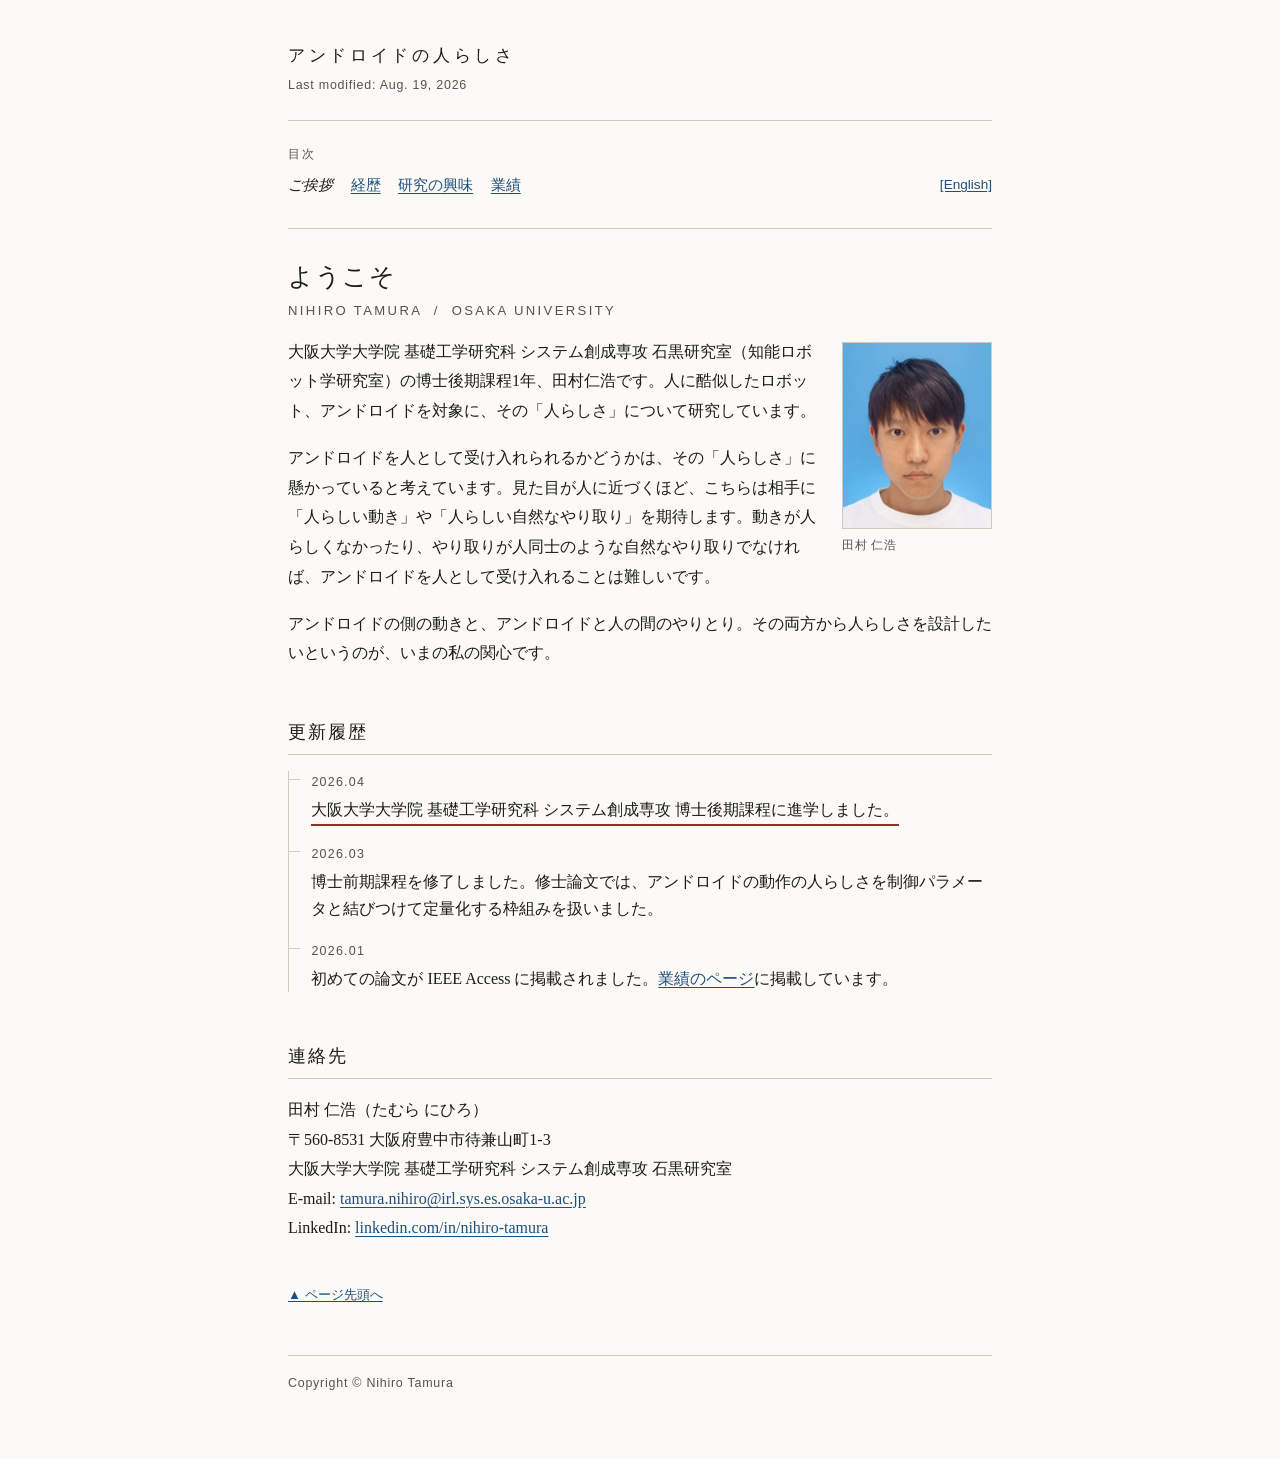
<file: index.html>
<!DOCTYPE html>
<html lang="ja">
<head>
<meta charset="utf-8">
<meta name="viewport" content="width=device-width, initial-scale=1">
<meta name="author" content="田村 仁浩">
<meta name="description" content="大阪大学大学院基礎工学研究科 石黒研究室 博士後期課程 田村仁浩のページ。アンドロイドの人らしい動きと自然なやり取りの研究。">
<meta name="keywords" content="アンドロイド, ヒューマンロボットインタラクション, 人らしさ, ロボティクス, 大阪大学, 石黒研究室">
<title>アンドロイドの人らしさ : ご挨拶 — 田村 仁浩</title>
<link rel="stylesheet" href="style.css">
</head>
<body id="top">
<div class="wrap">

<header>
  <p class="sitetitle"><a href="index.html">アンドロイドの人らしさ</a></p>
  <p class="modified">Last modified: Aug. 19, 2026</p>
</header>

<hr>

<nav>
  <span class="navlabel">目次</span>
  <ul>
    <li><span class="here">ご挨拶</span></li>
    <li><a href="cv.html">経歴</a></li>
    <li><a href="interest.html">研究の興味</a></li>
    <li><a href="papers.html">業績</a></li>
    <li class="lang"><a href="index_en.html">[English]</a></li>
  </ul>
</nav>

<hr>

<h1>ようこそ<span class="romaji">NIHIRO TAMURA &nbsp;/&nbsp; OSAKA UNIVERSITY</span></h1>

<figure class="portrait">
  <img src="img/photo.jpg" alt="田村仁浩の写真">
  <figcaption>田村 仁浩</figcaption>
</figure>

<p>大阪大学大学院 基礎工学研究科 システム創成専攻 石黒研究室（知能ロボット学研究室）の博士後期課程1年、田村仁浩です。人に酷似したロボット、アンドロイドを対象に、その「人らしさ」について研究しています。</p>

<p>アンドロイドを人として受け入れられるかどうかは、その「人らしさ」に懸かっていると考えています。見た目が人に近づくほど、こちらは相手に「人らしい動き」や「人らしい自然なやり取り」を期待します。動きが人らしくなかったり、やり取りが人同士のような自然なやり取りでなければ、アンドロイドを人として受け入れることは難しいです。</p>

<p>アンドロイドの側の動きと、アンドロイドと人の間のやりとり。その両方から人らしさを設計したいというのが、いまの私の関心です。</p>

<h2>更新履歴</h2>

<dl class="record">
  <dt>2026.04</dt>
  <dd class="now">大阪大学大学院 基礎工学研究科 システム創成専攻 博士後期課程に進学しました。</dd>

  <dt>2026.03</dt>
  <dd>博士前期課程を修了しました。修士論文では、アンドロイドの動作の人らしさを制御パラメータと結びつけて定量化する枠組みを扱いました。</dd>

  <dt>2026.01</dt>
  <dd>初めての論文が <span class="venue">IEEE Access</span> に掲載されました。<a href="papers.html">業績のページ</a>に掲載しています。</dd>
</dl>

<h2>連絡先</h2>

<p>
田村 仁浩（たむら にひろ）<br>
〒560-8531 大阪府豊中市待兼山町1-3<br>
大阪大学大学院 基礎工学研究科 システム創成専攻 石黒研究室<br>
E-mail: <a href="mailto:tamura.nihiro@irl.sys.es.osaka-u.ac.jp">tamura.nihiro@irl.sys.es.osaka-u.ac.jp</a><br>
LinkedIn: <a href="https://www.linkedin.com/in/nihiro-tamura">linkedin.com/in/nihiro-tamura</a>
</p>

<p class="pagetop"><a href="#top">&#9650; ページ先頭へ</a></p>

<footer>
  Copyright &copy; Nihiro Tamura
</footer>

</div>
</body>
</html>
</file>
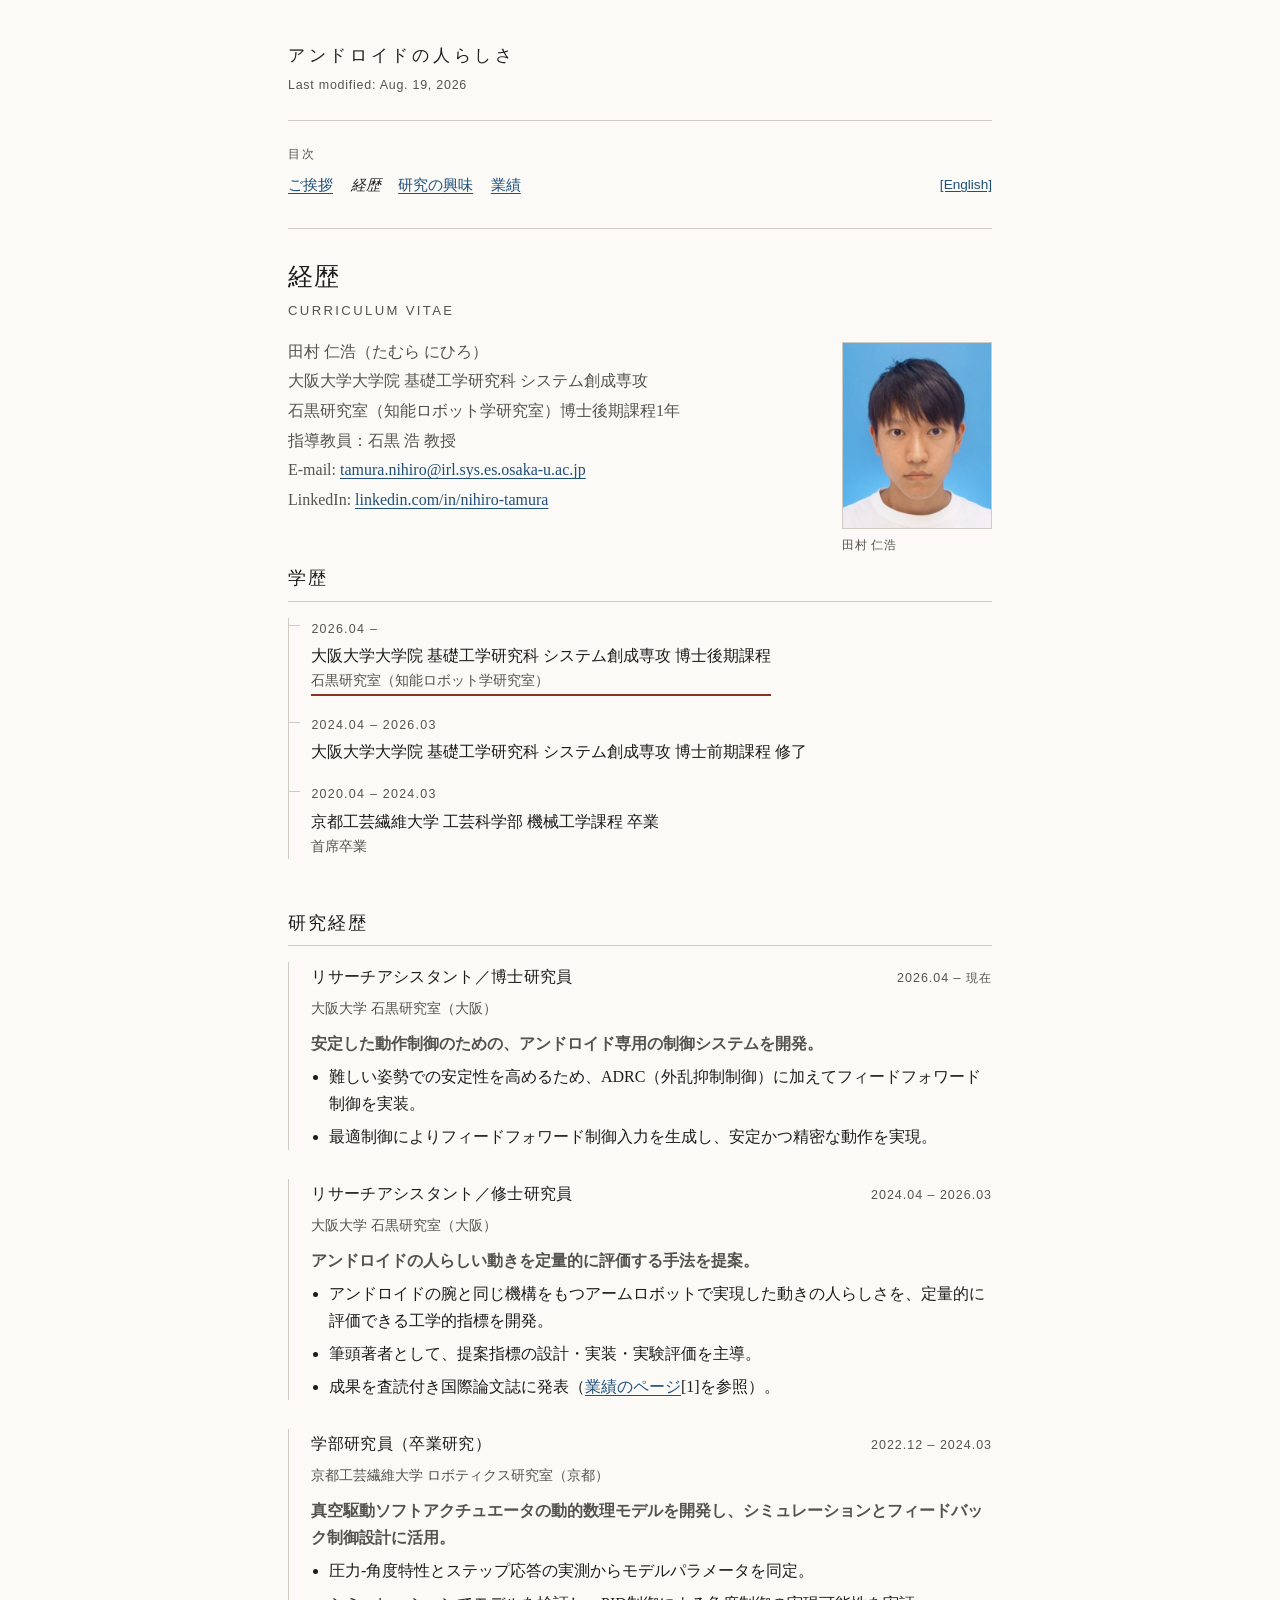
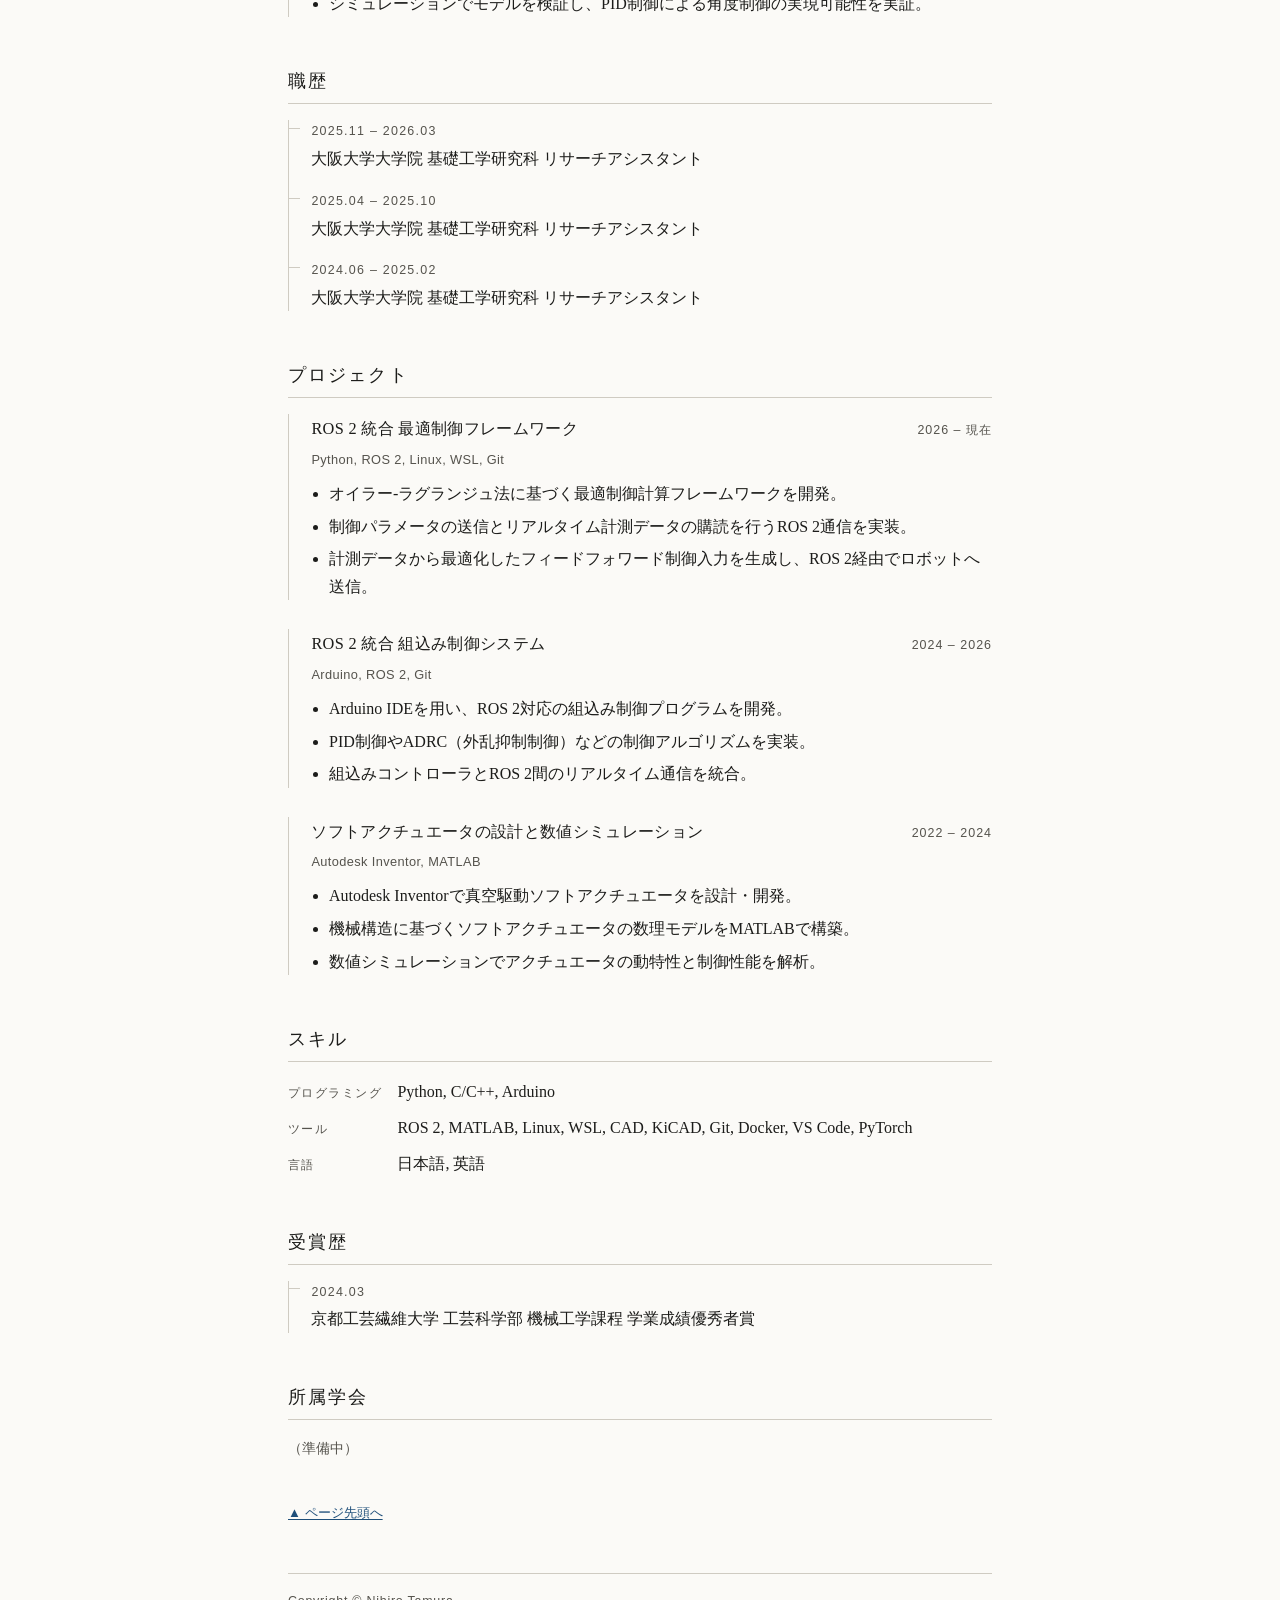
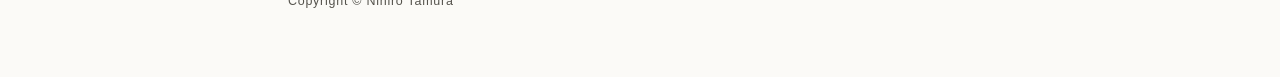
<file: cv.html>
<!DOCTYPE html>
<html lang="ja">
<head>
<meta charset="utf-8">
<meta name="viewport" content="width=device-width, initial-scale=1">
<meta name="author" content="田村 仁浩">
<meta name="description" content="田村仁浩の学歴、職歴、受賞歴、所属学会。">
<meta name="keywords" content="田村仁浩, 履歴, 大阪大学, 石黒研究室, 京都工芸繊維大学">
<title>アンドロイドの人らしさ : 経歴 — 田村 仁浩</title>
<link rel="stylesheet" href="style.css">
</head>
<body id="top">
<div class="wrap">

<header>
  <p class="sitetitle"><a href="index.html">アンドロイドの人らしさ</a></p>
  <p class="modified">Last modified: Aug. 19, 2026</p>
</header>

<hr>

<nav>
  <span class="navlabel">目次</span>
  <ul>
    <li><a href="index.html">ご挨拶</a></li>
    <li><span class="here">経歴</span></li>
    <li><a href="interest.html">研究の興味</a></li>
    <li><a href="papers.html">業績</a></li>
    <li class="lang"><a href="cv_en.html">[English]</a></li>
  </ul>
</nav>

<hr>

<h1>経歴<span class="romaji">CURRICULUM VITAE</span></h1>

<figure class="portrait">
  <img src="img/photo.jpg" alt="田村仁浩の写真">
  <figcaption>田村 仁浩</figcaption>
</figure>

<p class="lead">
田村 仁浩（たむら にひろ）<br>
大阪大学大学院 基礎工学研究科 システム創成専攻<br>
石黒研究室（知能ロボット学研究室）博士後期課程1年<br>
指導教員：石黒 浩 教授<br>
E-mail: <a href="mailto:tamura.nihiro@irl.sys.es.osaka-u.ac.jp">tamura.nihiro@irl.sys.es.osaka-u.ac.jp</a><br>
LinkedIn: <a href="https://www.linkedin.com/in/nihiro-tamura">linkedin.com/in/nihiro-tamura</a>
</p>

<h2>学歴</h2>

<dl class="record">
  <dt>2026.04 &ndash;</dt>
  <dd class="now">大阪大学大学院 基礎工学研究科 システム創成専攻 博士後期課程<span class="sub">石黒研究室（知能ロボット学研究室）</span></dd>

  <dt>2024.04 &ndash; 2026.03</dt>
  <dd>大阪大学大学院 基礎工学研究科 システム創成専攻 博士前期課程 修了</dd>

  <dt>2020.04 &ndash; 2024.03</dt>
  <dd>京都工芸繊維大学 工芸科学部 機械工学課程 卒業<span class="sub">首席卒業</span></dd>
</dl>

<h2>研究経歴</h2>

<div class="entry">
  <div class="entry-head">
    <span class="entry-role">リサーチアシスタント／博士研究員</span>
    <span class="entry-date">2026.04 &ndash; 現在</span>
  </div>
  <div class="entry-org">大阪大学 石黒研究室（大阪）</div>
  <ul class="entry-list">
    <li class="lead"><strong>安定した動作制御のための、アンドロイド専用の制御システムを開発。</strong></li>
    <li>難しい姿勢での安定性を高めるため、ADRC（外乱抑制制御）に加えてフィードフォワード制御を実装。</li>
    <li>最適制御によりフィードフォワード制御入力を生成し、安定かつ精密な動作を実現。</li>
  </ul>
</div>

<div class="entry">
  <div class="entry-head">
    <span class="entry-role">リサーチアシスタント／修士研究員</span>
    <span class="entry-date">2024.04 &ndash; 2026.03</span>
  </div>
  <div class="entry-org">大阪大学 石黒研究室（大阪）</div>
  <ul class="entry-list">
    <li class="lead"><strong>アンドロイドの人らしい動きを定量的に評価する手法を提案。</strong></li>
    <li>アンドロイドの腕と同じ機構をもつアームロボットで実現した動きの人らしさを、定量的に評価できる工学的指標を開発。</li>
    <li>筆頭著者として、提案指標の設計・実装・実験評価を主導。</li>
    <li>成果を査読付き国際論文誌に発表（<a href="papers.html">業績のページ</a>[1]を参照）。</li>
  </ul>
</div>

<div class="entry">
  <div class="entry-head">
    <span class="entry-role">学部研究員（卒業研究）</span>
    <span class="entry-date">2022.12 &ndash; 2024.03</span>
  </div>
  <div class="entry-org">京都工芸繊維大学 ロボティクス研究室（京都）</div>
  <ul class="entry-list">
    <li class="lead"><strong>真空駆動ソフトアクチュエータの動的数理モデルを開発し、シミュレーションとフィードバック制御設計に活用。</strong></li>
    <li>圧力‑角度特性とステップ応答の実測からモデルパラメータを同定。</li>
    <li>シミュレーションでモデルを検証し、PID制御による角度制御の実現可能性を実証。</li>
  </ul>
</div>

<h2>職歴</h2>

<dl class="record">
  <dt>2025.11 &ndash; 2026.03</dt>
  <dd>大阪大学大学院 基礎工学研究科 リサーチアシスタント</dd>

  <dt>2025.04 &ndash; 2025.10</dt>
  <dd>大阪大学大学院 基礎工学研究科 リサーチアシスタント</dd>

  <dt>2024.06 &ndash; 2025.02</dt>
  <dd>大阪大学大学院 基礎工学研究科 リサーチアシスタント</dd>
</dl>

<h2>プロジェクト</h2>

<div class="entry">
  <div class="entry-head">
    <span class="entry-role">ROS 2 統合 最適制御フレームワーク</span>
    <span class="entry-date">2026 &ndash; 現在</span>
  </div>
  <div class="entry-tech">Python, ROS 2, Linux, WSL, Git</div>
  <ul class="entry-list">
    <li>オイラー‑ラグランジュ法に基づく最適制御計算フレームワークを開発。</li>
    <li>制御パラメータの送信とリアルタイム計測データの購読を行うROS 2通信を実装。</li>
    <li>計測データから最適化したフィードフォワード制御入力を生成し、ROS 2経由でロボットへ送信。</li>
  </ul>
</div>

<div class="entry">
  <div class="entry-head">
    <span class="entry-role">ROS 2 統合 組込み制御システム</span>
    <span class="entry-date">2024 &ndash; 2026</span>
  </div>
  <div class="entry-tech">Arduino, ROS 2, Git</div>
  <ul class="entry-list">
    <li>Arduino IDEを用い、ROS 2対応の組込み制御プログラムを開発。</li>
    <li>PID制御やADRC（外乱抑制制御）などの制御アルゴリズムを実装。</li>
    <li>組込みコントローラとROS 2間のリアルタイム通信を統合。</li>
  </ul>
</div>

<div class="entry">
  <div class="entry-head">
    <span class="entry-role">ソフトアクチュエータの設計と数値シミュレーション</span>
    <span class="entry-date">2022 &ndash; 2024</span>
  </div>
  <div class="entry-tech">Autodesk Inventor, MATLAB</div>
  <ul class="entry-list">
    <li>Autodesk Inventorで真空駆動ソフトアクチュエータを設計・開発。</li>
    <li>機械構造に基づくソフトアクチュエータの数理モデルをMATLABで構築。</li>
    <li>数値シミュレーションでアクチュエータの動特性と制御性能を解析。</li>
  </ul>
</div>

<h2>スキル</h2>

<ul class="skills">
  <li><span class="k">プログラミング</span>Python, C/C++, Arduino</li>
  <li><span class="k">ツール</span>ROS 2, MATLAB, Linux, WSL, CAD, KiCAD, Git, Docker, VS Code, PyTorch</li>
  <li><span class="k">言語</span>日本語, 英語</li>
</ul>

<h2>受賞歴</h2>

<dl class="record">
  <dt>2024.03</dt>
  <dd>京都工芸繊維大学 工芸科学部 機械工学課程 学業成績優秀者賞</dd>
</dl>

<h2>所属学会</h2>

<p class="note">（準備中）</p>

<p class="pagetop"><a href="#top">&#9650; ページ先頭へ</a></p>

<footer>
  Copyright &copy; Nihiro Tamura
</footer>

</div>
</body>
</html>
</file>
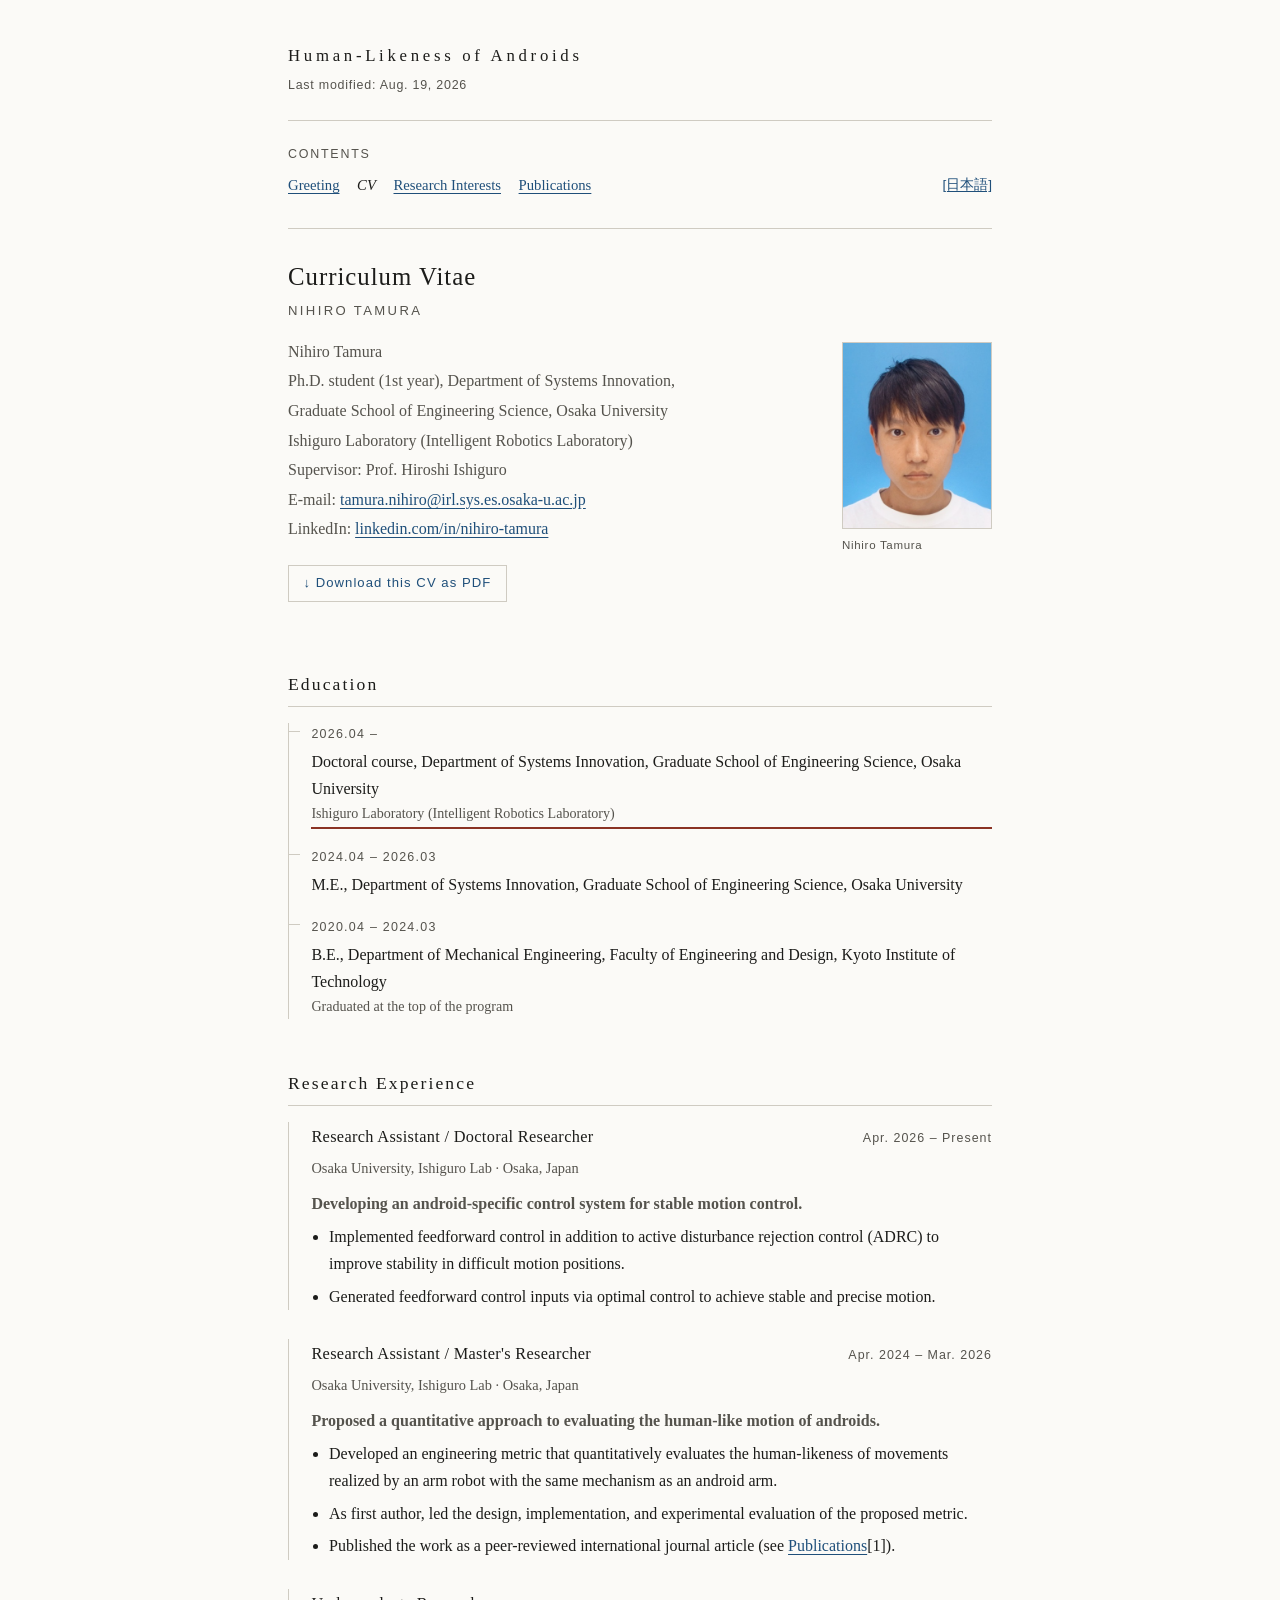
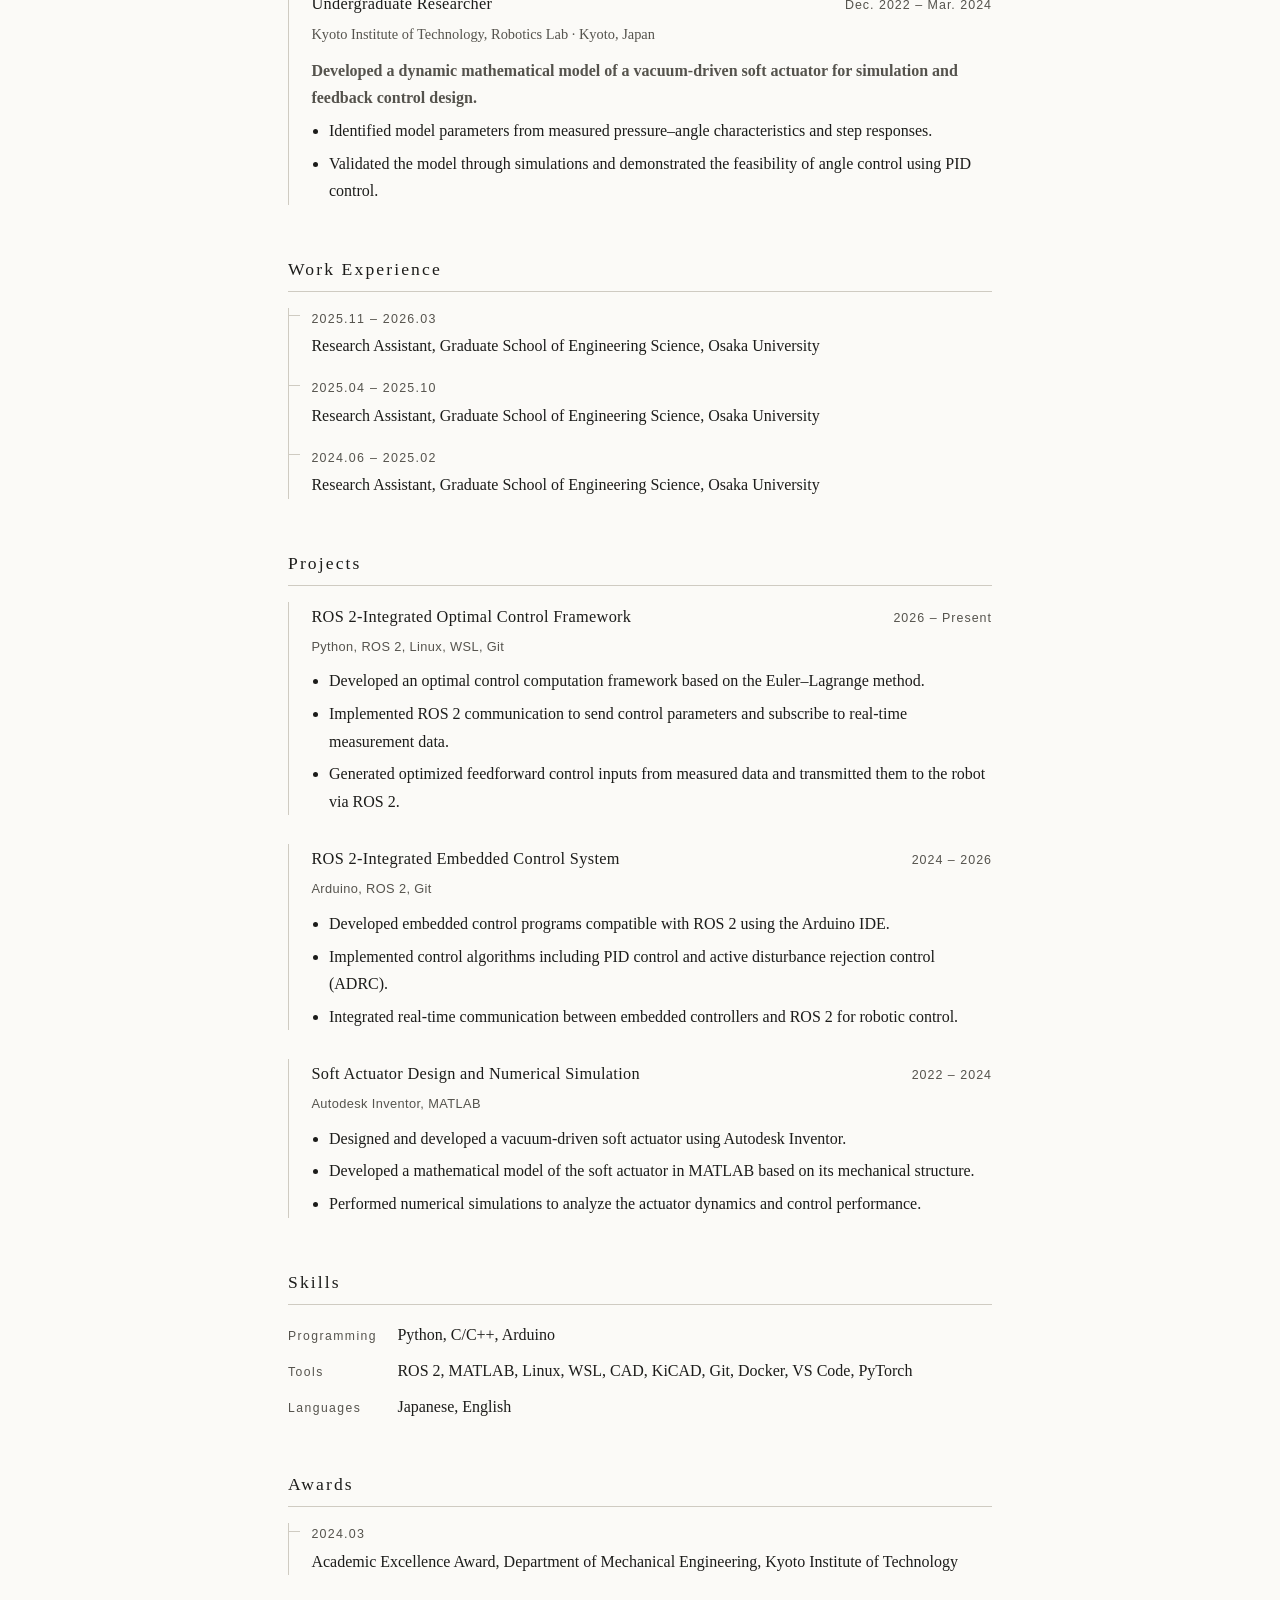
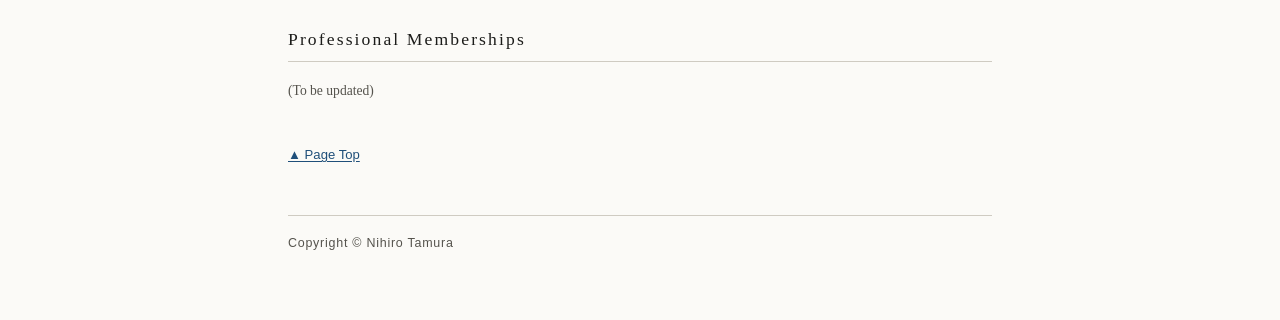
<file: cv_en.html>
<!DOCTYPE html>
<html lang="en">
<head>
<meta charset="utf-8">
<meta name="viewport" content="width=device-width, initial-scale=1">
<meta name="author" content="Nihiro Tamura">
<meta name="description" content="Education, work experience and awards of Nihiro Tamura.">
<meta name="keywords" content="Nihiro Tamura, CV, Osaka University, Ishiguro Laboratory, Kyoto Institute of Technology">
<title>Human-Likeness of Androids : CV &mdash; Nihiro Tamura</title>
<link rel="stylesheet" href="style.css">
</head>
<body id="top">
<div class="wrap">

<header>
  <p class="sitetitle"><a href="index_en.html">Human-Likeness of Androids</a></p>
  <p class="modified">Last modified: Aug. 19, 2026</p>
</header>

<hr>

<nav>
  <span class="navlabel">CONTENTS</span>
  <ul>
    <li><a href="index_en.html">Greeting</a></li>
    <li><span class="here">CV</span></li>
    <li><a href="interest_en.html">Research Interests</a></li>
    <li><a href="papers_en.html">Publications</a></li>
    <li class="lang"><a href="cv.html">[日本語]</a></li>
  </ul>
</nav>

<hr>

<h1>Curriculum Vitae<span class="romaji">NIHIRO TAMURA</span></h1>

<figure class="portrait">
  <img src="img/photo.jpg" alt="Photo of Nihiro Tamura">
  <figcaption>Nihiro Tamura</figcaption>
</figure>

<p class="lead">
Nihiro Tamura<br>
Ph.D. student (1st year), Department of Systems Innovation,<br>
Graduate School of Engineering Science, Osaka University<br>
Ishiguro Laboratory (Intelligent Robotics Laboratory)<br>
Supervisor: Prof. Hiroshi Ishiguro<br>
E-mail: <a href="mailto:tamura.nihiro@irl.sys.es.osaka-u.ac.jp">tamura.nihiro@irl.sys.es.osaka-u.ac.jp</a><br>
LinkedIn: <a href="https://www.linkedin.com/in/nihiro-tamura">linkedin.com/in/nihiro-tamura</a>
</p>

<p><a class="download" href="cv_tamura.pdf">&#8595;&nbsp;Download this CV as PDF</a></p>

<h2>Education</h2>

<dl class="record">
  <dt>2026.04 &ndash;</dt>
  <dd class="now">Doctoral course, Department of Systems Innovation, Graduate School of Engineering Science, Osaka University<span class="sub">Ishiguro Laboratory (Intelligent Robotics Laboratory)</span></dd>

  <dt>2024.04 &ndash; 2026.03</dt>
  <dd>M.E., Department of Systems Innovation, Graduate School of Engineering Science, Osaka University</dd>

  <dt>2020.04 &ndash; 2024.03</dt>
  <dd>B.E., Department of Mechanical Engineering, Faculty of Engineering and Design, Kyoto Institute of Technology<span class="sub">Graduated at the top of the program</span></dd>
</dl>

<h2>Research Experience</h2>

<div class="entry">
  <div class="entry-head">
    <span class="entry-role">Research Assistant / Doctoral Researcher</span>
    <span class="entry-date">Apr. 2026 &ndash; Present</span>
  </div>
  <div class="entry-org">Osaka University, Ishiguro Lab &middot; Osaka, Japan</div>
  <ul class="entry-list">
    <li class="lead"><strong>Developing an android-specific control system for stable motion control.</strong></li>
    <li>Implemented feedforward control in addition to active disturbance rejection control (ADRC) to improve stability in difficult motion positions.</li>
    <li>Generated feedforward control inputs via optimal control to achieve stable and precise motion.</li>
  </ul>
</div>

<div class="entry">
  <div class="entry-head">
    <span class="entry-role">Research Assistant / Master's Researcher</span>
    <span class="entry-date">Apr. 2024 &ndash; Mar. 2026</span>
  </div>
  <div class="entry-org">Osaka University, Ishiguro Lab &middot; Osaka, Japan</div>
  <ul class="entry-list">
    <li class="lead"><strong>Proposed a quantitative approach to evaluating the human-like motion of androids.</strong></li>
    <li>Developed an engineering metric that quantitatively evaluates the human-likeness of movements realized by an arm robot with the same mechanism as an android arm.</li>
    <li>As first author, led the design, implementation, and experimental evaluation of the proposed metric.</li>
    <li>Published the work as a peer-reviewed international journal article (see <a href="papers_en.html">Publications</a>[1]).</li>
  </ul>
</div>

<div class="entry">
  <div class="entry-head">
    <span class="entry-role">Undergraduate Researcher</span>
    <span class="entry-date">Dec. 2022 &ndash; Mar. 2024</span>
  </div>
  <div class="entry-org">Kyoto Institute of Technology, Robotics Lab &middot; Kyoto, Japan</div>
  <ul class="entry-list">
    <li class="lead"><strong>Developed a dynamic mathematical model of a vacuum-driven soft actuator for simulation and feedback control design.</strong></li>
    <li>Identified model parameters from measured pressure&ndash;angle characteristics and step responses.</li>
    <li>Validated the model through simulations and demonstrated the feasibility of angle control using PID control.</li>
  </ul>
</div>

<h2>Work Experience</h2>

<dl class="record">
  <dt>2025.11 &ndash; 2026.03</dt>
  <dd>Research Assistant, Graduate School of Engineering Science, Osaka University</dd>

  <dt>2025.04 &ndash; 2025.10</dt>
  <dd>Research Assistant, Graduate School of Engineering Science, Osaka University</dd>

  <dt>2024.06 &ndash; 2025.02</dt>
  <dd>Research Assistant, Graduate School of Engineering Science, Osaka University</dd>
</dl>

<h2>Projects</h2>

<div class="entry">
  <div class="entry-head">
    <span class="entry-role">ROS 2-Integrated Optimal Control Framework</span>
    <span class="entry-date">2026 &ndash; Present</span>
  </div>
  <div class="entry-tech">Python, ROS 2, Linux, WSL, Git</div>
  <ul class="entry-list">
    <li>Developed an optimal control computation framework based on the Euler&ndash;Lagrange method.</li>
    <li>Implemented ROS 2 communication to send control parameters and subscribe to real-time measurement data.</li>
    <li>Generated optimized feedforward control inputs from measured data and transmitted them to the robot via ROS 2.</li>
  </ul>
</div>

<div class="entry">
  <div class="entry-head">
    <span class="entry-role">ROS 2-Integrated Embedded Control System</span>
    <span class="entry-date">2024 &ndash; 2026</span>
  </div>
  <div class="entry-tech">Arduino, ROS 2, Git</div>
  <ul class="entry-list">
    <li>Developed embedded control programs compatible with ROS 2 using the Arduino IDE.</li>
    <li>Implemented control algorithms including PID control and active disturbance rejection control (ADRC).</li>
    <li>Integrated real-time communication between embedded controllers and ROS 2 for robotic control.</li>
  </ul>
</div>

<div class="entry">
  <div class="entry-head">
    <span class="entry-role">Soft Actuator Design and Numerical Simulation</span>
    <span class="entry-date">2022 &ndash; 2024</span>
  </div>
  <div class="entry-tech">Autodesk Inventor, MATLAB</div>
  <ul class="entry-list">
    <li>Designed and developed a vacuum-driven soft actuator using Autodesk Inventor.</li>
    <li>Developed a mathematical model of the soft actuator in MATLAB based on its mechanical structure.</li>
    <li>Performed numerical simulations to analyze the actuator dynamics and control performance.</li>
  </ul>
</div>

<h2>Skills</h2>

<ul class="skills">
  <li><span class="k">Programming</span>Python, C/C++, Arduino</li>
  <li><span class="k">Tools</span>ROS 2, MATLAB, Linux, WSL, CAD, KiCAD, Git, Docker, VS Code, PyTorch</li>
  <li><span class="k">Languages</span>Japanese, English</li>
</ul>

<h2>Awards</h2>

<dl class="record">
  <dt>2024.03</dt>
  <dd>Academic Excellence Award, Department of Mechanical Engineering, Kyoto Institute of Technology</dd>
</dl>

<h2>Professional Memberships</h2>

<p class="note">(To be updated)</p>

<p class="pagetop"><a href="#top">&#9650; Page Top</a></p>

<footer>
  Copyright &copy; Nihiro Tamura
</footer>

</div>
</body>
</html>
</file>
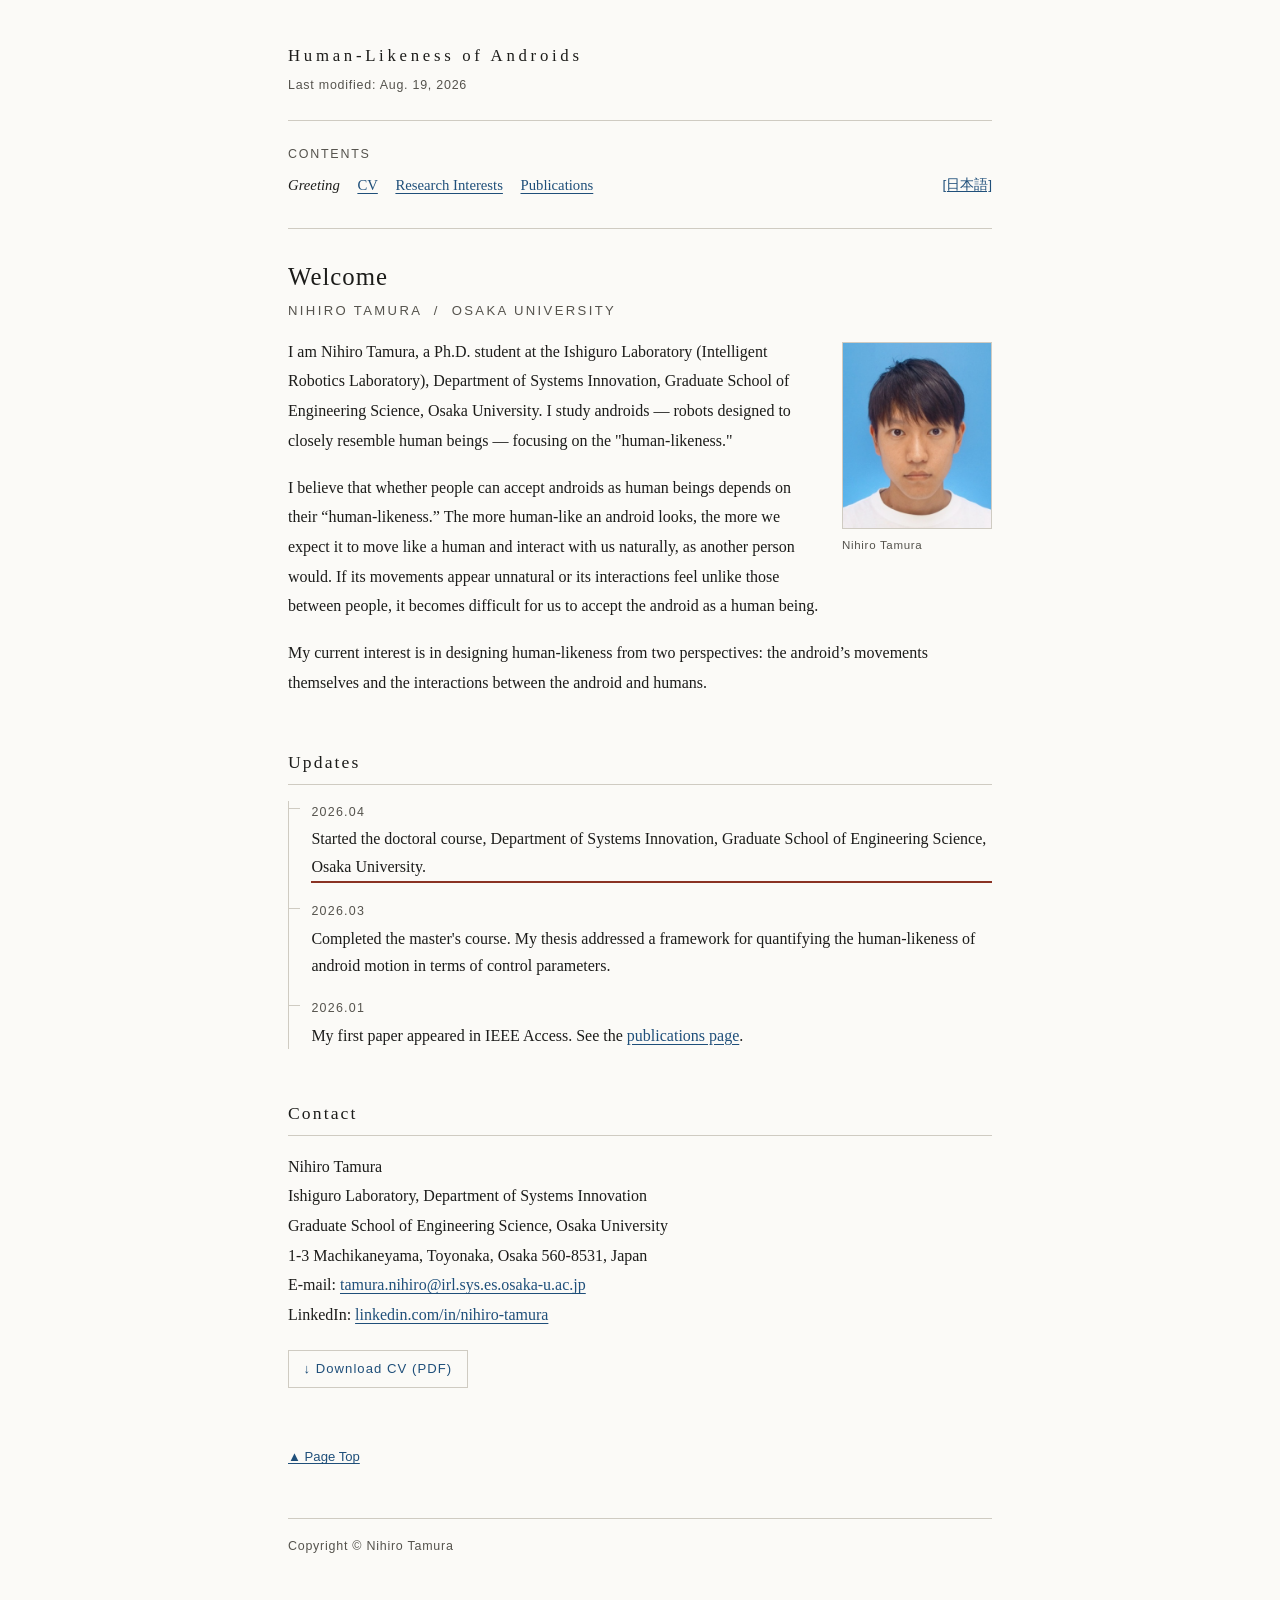
<file: index_en.html>
<!DOCTYPE html>
<html lang="en">
<head>
<meta charset="utf-8">
<meta name="viewport" content="width=device-width, initial-scale=1">
<meta name="author" content="Nihiro Tamura">
<meta name="description" content="Nihiro Tamura, doctoral student at the Intelligent Robotics Laboratory, Osaka University. Research on human-like android motion and natural interaction.">
<meta name="keywords" content="android, human-robot interaction, human-likeness, robotics, Osaka University, Ishiguro Laboratory">
<title>Human-Likeness of Androids : Greeting &mdash; Nihiro Tamura</title>
<link rel="stylesheet" href="style.css">
</head>
<body id="top">
<div class="wrap">

<header>
  <p class="sitetitle"><a href="index_en.html">Human-Likeness of Androids</a></p>
  <p class="modified">Last modified: Aug. 19, 2026</p>
</header>

<hr>

<nav>
  <span class="navlabel">CONTENTS</span>
  <ul>
    <li><span class="here">Greeting</span></li>
    <li><a href="cv_en.html">CV</a></li>
    <li><a href="interest_en.html">Research Interests</a></li>
    <li><a href="papers_en.html">Publications</a></li>
    <li class="lang"><a href="index.html">[日本語]</a></li>
  </ul>
</nav>

<hr>

<h1>Welcome<span class="romaji">NIHIRO TAMURA &nbsp;/&nbsp; OSAKA UNIVERSITY</span></h1>

<figure class="portrait">
  <img src="img/photo.jpg" alt="Photo of Nihiro Tamura">
  <figcaption>Nihiro Tamura</figcaption>
</figure>

<p>I am Nihiro Tamura, a Ph.D. student at the Ishiguro Laboratory (Intelligent Robotics Laboratory), Department of Systems Innovation, Graduate School of Engineering Science, Osaka University. I study androids &mdash; robots designed to closely resemble human beings &mdash; focusing on the "human-likeness."</p>

<p>I believe that whether people can accept androids as human beings depends on their “human-likeness.” The more human-like an android looks, the more we expect it to move like a human and interact with us naturally, as another person would. If its movements appear unnatural or its interactions feel unlike those between people, it becomes difficult for us to accept the android as a human being.</p>

<p>My current interest is in designing human-likeness from two perspectives: the android’s movements themselves and the interactions between the android and humans.</p>

<h2>Updates</h2>

<dl class="record">
  <dt>2026.04</dt>
  <dd class="now">Started the doctoral course, Department of Systems Innovation, Graduate School of Engineering Science, Osaka University.</dd>

  <dt>2026.03</dt>
  <dd>Completed the master's course. My thesis addressed a framework for quantifying the human-likeness of android motion in terms of control parameters.</dd>

  <dt>2026.01</dt>
  <dd>My first paper appeared in <span class="venue">IEEE Access</span>. See the <a href="papers_en.html">publications page</a>.</dd>
</dl>

<h2>Contact</h2>

<p>
Nihiro Tamura<br>
Ishiguro Laboratory, Department of Systems Innovation<br>
Graduate School of Engineering Science, Osaka University<br>
1-3 Machikaneyama, Toyonaka, Osaka 560-8531, Japan<br>
E-mail: <a href="mailto:tamura.nihiro@irl.sys.es.osaka-u.ac.jp">tamura.nihiro@irl.sys.es.osaka-u.ac.jp</a><br>
LinkedIn: <a href="https://www.linkedin.com/in/nihiro-tamura">linkedin.com/in/nihiro-tamura</a>
</p>

<p><a class="download" href="cv_tamura.pdf">&#8595;&nbsp;Download CV (PDF)</a></p>

<p class="pagetop"><a href="#top">&#9650; Page Top</a></p>

<footer>
  Copyright &copy; Nihiro Tamura
</footer>

</div>
</body>
</html>
</file>
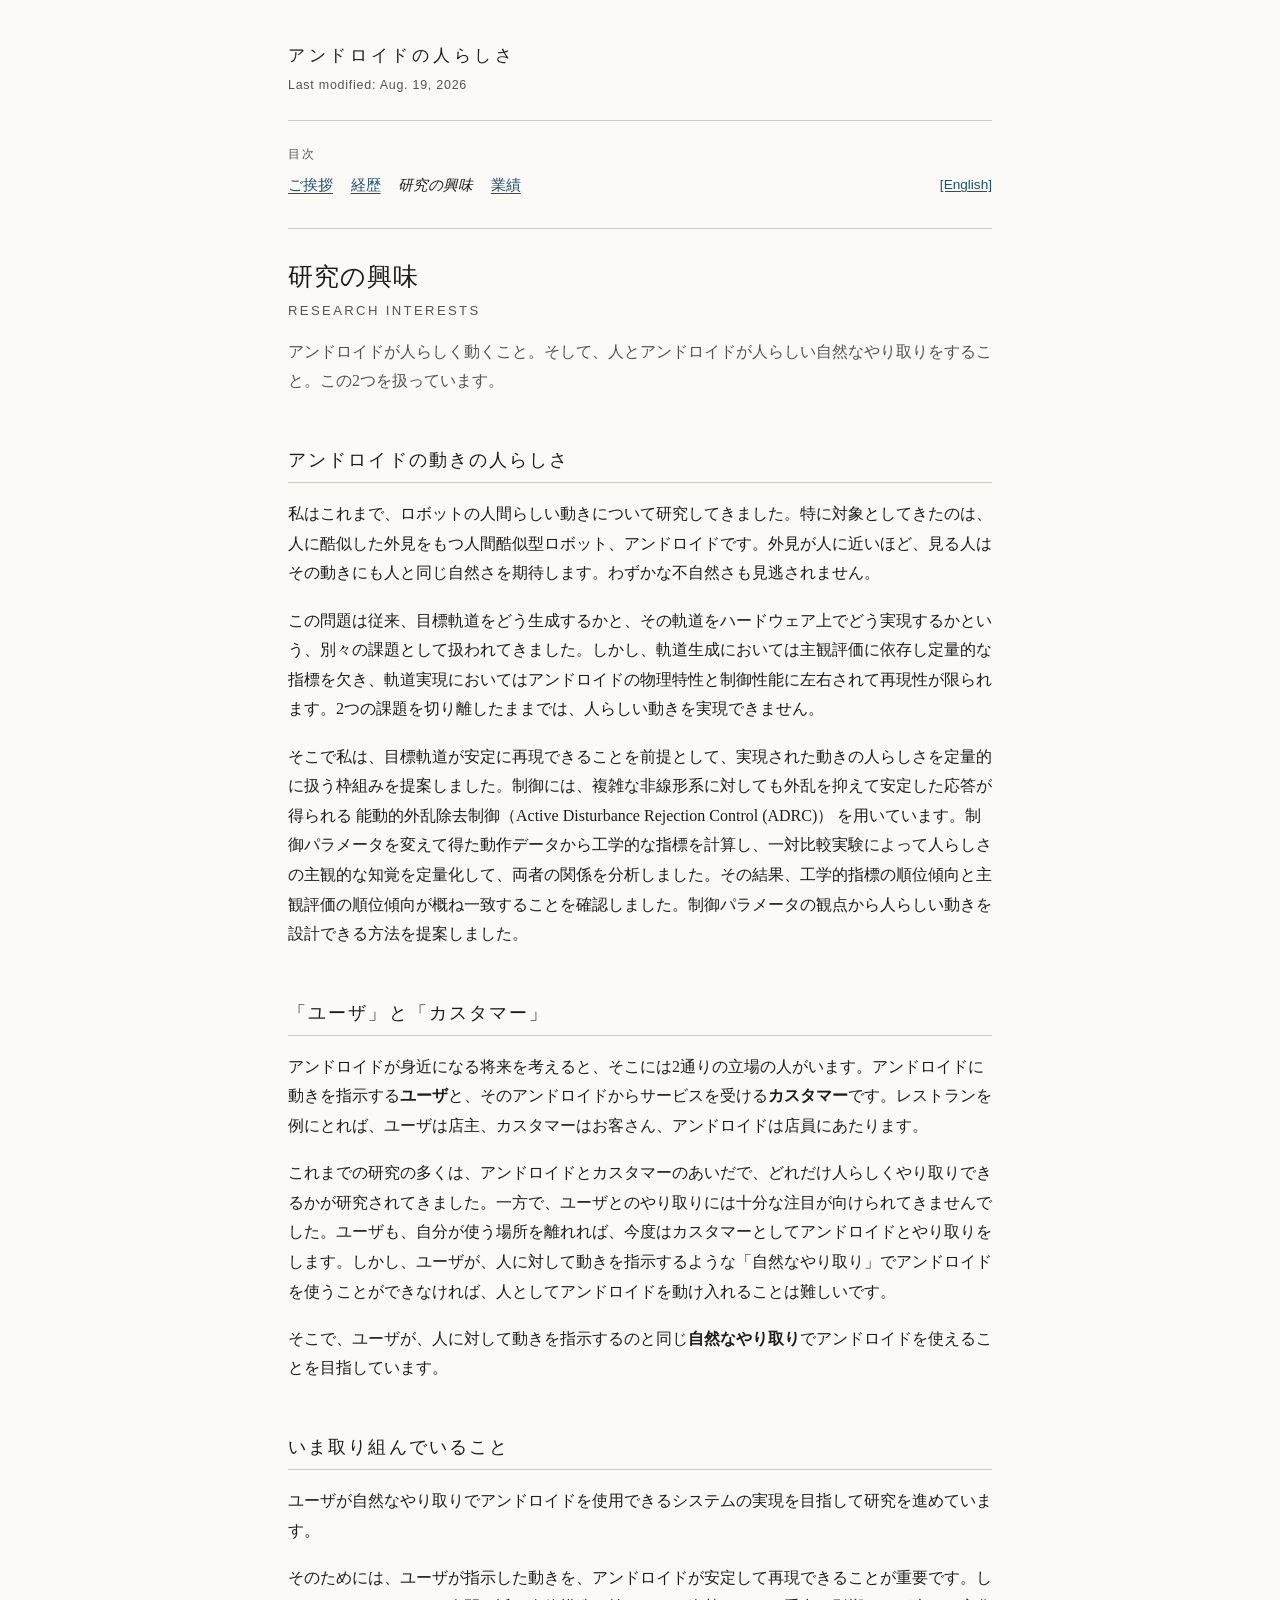
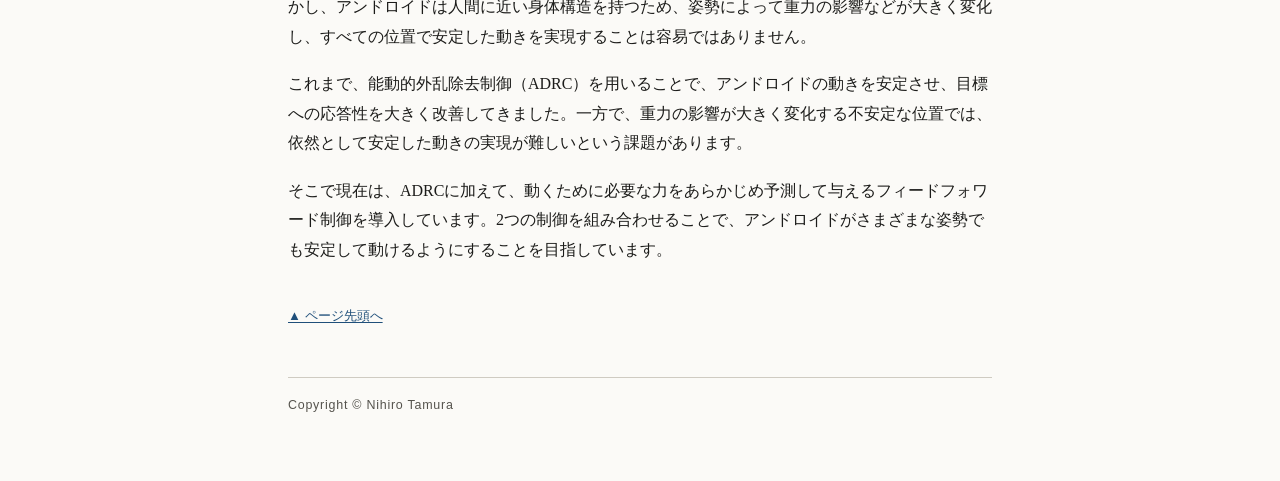
<file: interest.html>
<!DOCTYPE html>
<html lang="ja">
<head>
<meta charset="utf-8">
<meta name="viewport" content="width=device-width, initial-scale=1">
<meta name="author" content="田村 仁浩">
<meta name="description" content="アンドロイドの動作の人らしさの定量化と、ユーザがアンドロイドを自然に使うためのやり取りに関する研究。">
<meta name="keywords" content="アンドロイド, 人らしさ, 動作生成, ADRC, ヒューマンロボットインタラクション">
<title>アンドロイドの人らしさ : 研究の興味 — 田村 仁浩</title>
<link rel="stylesheet" href="style.css">
</head>
<body id="top">
<div class="wrap">

<header>
  <p class="sitetitle"><a href="index.html">アンドロイドの人らしさ</a></p>
  <p class="modified">Last modified: Aug. 19, 2026</p>
</header>

<hr>

<nav>
  <span class="navlabel">目次</span>
  <ul>
    <li><a href="index.html">ご挨拶</a></li>
    <li><a href="cv.html">経歴</a></li>
    <li><span class="here">研究の興味</span></li>
    <li><a href="papers.html">業績</a></li>
    <li class="lang"><a href="interest_en.html">[English]</a></li>
  </ul>
</nav>

<hr>

<h1>研究の興味<span class="romaji">RESEARCH INTERESTS</span></h1>

<p class="lead">アンドロイドが人らしく動くこと。そして、人とアンドロイドが人らしい自然なやり取りをすること。この2つを扱っています。</p>

<h2>アンドロイドの動きの人らしさ</h2>

<p>私はこれまで、ロボットの人間らしい動きについて研究してきました。特に対象としてきたのは、人に酷似した外見をもつ人間酷似型ロボット、アンドロイドです。外見が人に近いほど、見る人はその動きにも人と同じ自然さを期待します。わずかな不自然さも見逃されません。</p>

<p>この問題は従来、目標軌道をどう生成するかと、その軌道をハードウェア上でどう実現するかという、別々の課題として扱われてきました。しかし、軌道生成においては主観評価に依存し定量的な指標を欠き、軌道実現においてはアンドロイドの物理特性と制御性能に左右されて再現性が限られます。2つの課題を切り離したままでは、人らしい動きを実現できません。</p>

<p>そこで私は、目標軌道が安定に再現できることを前提として、実現された動きの人らしさを定量的に扱う枠組みを提案しました。制御には、複雑な非線形系に対しても外乱を抑えて安定した応答が得られる 能動的外乱除去制御（Active Disturbance Rejection Control (ADRC)） を用いています。制御パラメータを変えて得た動作データから工学的な指標を計算し、一対比較実験によって人らしさの主観的な知覚を定量化して、両者の関係を分析しました。その結果、工学的指標の順位傾向と主観評価の順位傾向が概ね一致することを確認しました。制御パラメータの観点から人らしい動きを設計できる方法を提案しました。</p>

<h2>「ユーザ」と「カスタマー」</h2>

<p>アンドロイドが身近になる将来を考えると、そこには2通りの立場の人がいます。アンドロイドに動きを指示する<strong>ユーザ</strong>と、そのアンドロイドからサービスを受ける<strong>カスタマー</strong>です。レストランを例にとれば、ユーザは店主、カスタマーはお客さん、アンドロイドは店員にあたります。</p>

<p>これまでの研究の多くは、アンドロイドとカスタマーのあいだで、どれだけ人らしくやり取りできるかが研究されてきました。一方で、ユーザとのやり取りには十分な注目が向けられてきませんでした。ユーザも、自分が使う場所を離れれば、今度はカスタマーとしてアンドロイドとやり取りをします。しかし、ユーザが、人に対して動きを指示するような「自然なやり取り」でアンドロイドを使うことができなければ、人としてアンドロイドを動け入れることは難しいです。</p>

<p>そこで、ユーザが、人に対して動きを指示するのと同じ<strong>自然なやり取り</strong>でアンドロイドを使えることを目指しています。</p>

<h2>いま取り組んでいること</h2>

<p>ユーザが自然なやり取りでアンドロイドを使用できるシステムの実現を目指して研究を進めています。</p>

<p>そのためには、ユーザが指示した動きを、アンドロイドが安定して再現できることが重要です。しかし、アンドロイドは人間に近い身体構造を持つため、姿勢によって重力の影響などが大きく変化し、すべての位置で安定した動きを実現することは容易ではありません。</p>

<p>これまで、能動的外乱除去制御（ADRC）を用いることで、アンドロイドの動きを安定させ、目標への応答性を大きく改善してきました。一方で、重力の影響が大きく変化する不安定な位置では、依然として安定した動きの実現が難しいという課題があります。</p>

<p>そこで現在は、ADRCに加えて、動くために必要な力をあらかじめ予測して与えるフィードフォワード制御を導入しています。2つの制御を組み合わせることで、アンドロイドがさまざまな姿勢でも安定して動けるようにすることを目指しています。</p>

<p class="pagetop"><a href="#top">&#9650; ページ先頭へ</a></p>

<footer>
  Copyright &copy; Nihiro Tamura
</footer>

</div>
</body>
</html>
</file>
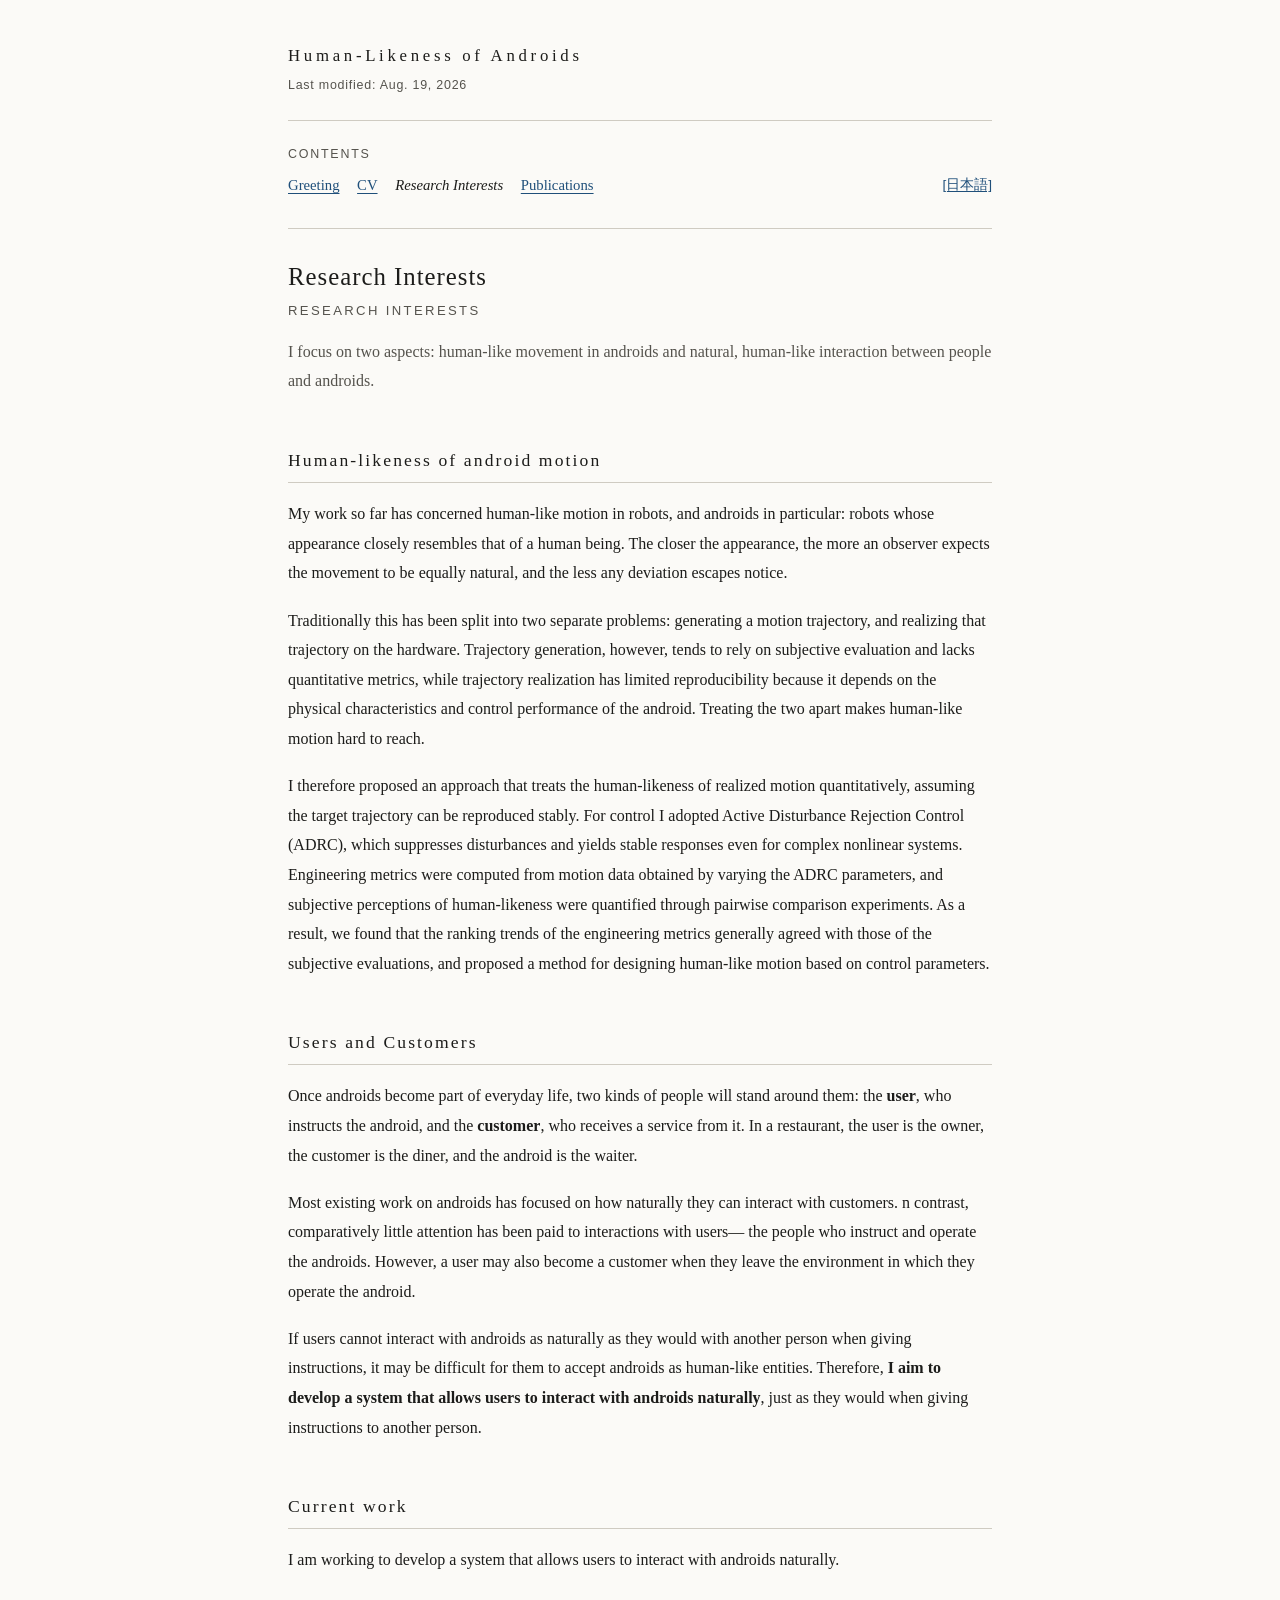
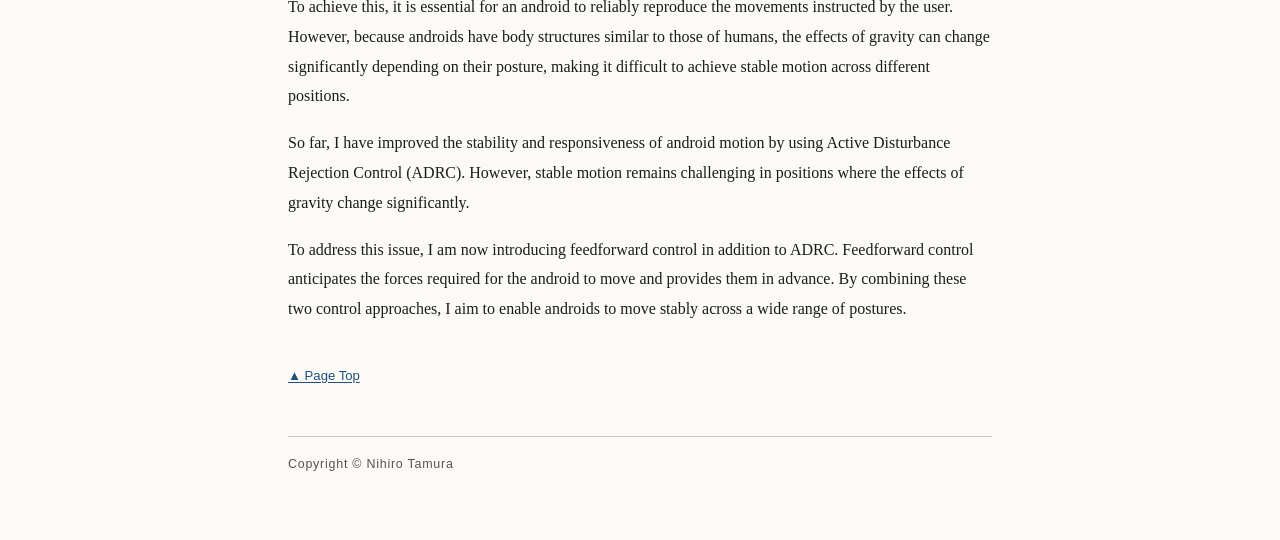
<file: interest_en.html>
<!DOCTYPE html>
<html lang="en">
<head>
<meta charset="utf-8">
<meta name="viewport" content="width=device-width, initial-scale=1">
<meta name="author" content="Nihiro Tamura">
<meta name="description" content="Quantifying the human-likeness of android motion, and enabling users to operate androids through natural interaction.">
<meta name="keywords" content="android, human-likeness, motion generation, ADRC, human-robot interaction">
<title>Human-Likeness of Androids : Research Interests &mdash; Nihiro Tamura</title>
<link rel="stylesheet" href="style.css">
</head>
<body id="top">
<div class="wrap">

<header>
  <p class="sitetitle"><a href="index_en.html">Human-Likeness of Androids</a></p>
  <p class="modified">Last modified: Aug. 19, 2026</p>
</header>

<hr>

<nav>
  <span class="navlabel">CONTENTS</span>
  <ul>
    <li><a href="index_en.html">Greeting</a></li>
    <li><a href="cv_en.html">CV</a></li>
    <li><span class="here">Research Interests</span></li>
    <li><a href="papers_en.html">Publications</a></li>
    <li class="lang"><a href="interest.html">[日本語]</a></li>
  </ul>
</nav>

<hr>

<h1>Research Interests<span class="romaji">RESEARCH INTERESTS</span></h1>

<p class="lead">I focus on two aspects: human-like movement in androids and natural, human-like interaction between people and androids.</p>

<h2>Human-likeness of android motion</h2>

<p>My work so far has concerned human-like motion in robots, and androids in particular: robots whose appearance closely resembles that of a human being. The closer the appearance, the more an observer expects the movement to be equally natural, and the less any deviation escapes notice.</p>

<p>Traditionally this has been split into two separate problems: generating a motion trajectory, and realizing that trajectory on the hardware. Trajectory generation, however, tends to rely on subjective evaluation and lacks quantitative metrics, while trajectory realization has limited reproducibility because it depends on the physical characteristics and control performance of the android. Treating the two apart makes human-like motion hard to reach.</p>

<p>I therefore proposed an approach that treats the human-likeness of realized motion quantitatively, assuming the target trajectory can be reproduced stably. For control I adopted Active Disturbance Rejection Control (ADRC), which suppresses disturbances and yields stable responses even for complex nonlinear systems. Engineering metrics were computed from motion data obtained by varying the ADRC parameters, and subjective perceptions of human-likeness were quantified through pairwise comparison experiments. As a result, we found that the ranking trends of the engineering metrics generally agreed with those of the subjective evaluations, and proposed a method for designing human-like motion based on control parameters.</p>

<h2>Users and Customers</h2>

<p>Once androids become part of everyday life, two kinds of people will stand around them: the <strong>user</strong>, who instructs the android, and the <strong>customer</strong>, who receives a service from it. In a restaurant, the user is the owner, the customer is the diner, and the android is the waiter.</p>

<p>Most existing work on androids has focused on how naturally they can interact with customers. n contrast, comparatively little attention has been paid to interactions with users&mdash; the people who instruct and operate the androids. However, a user may also become a customer when they leave the environment in which they operate the android.</p>

<p>If users cannot interact with androids as naturally as they would with another person when giving instructions, it may be difficult for them to accept androids as human-like entities. Therefore, <strong>I aim to develop a system that allows users to interact with androids naturally</strong>, just as they would when giving instructions to another person.</p>

<h2>Current work</h2>

<p>I am working to develop a system that allows users to interact with androids naturally.</p>

<p>To achieve this, it is essential for an android to reliably reproduce the movements instructed by the user. However, because androids have body structures similar to those of humans, the effects of gravity can change significantly depending on their posture, making it difficult to achieve stable motion across different positions.</p>

<p>So far, I have improved the stability and responsiveness of android motion by using Active Disturbance Rejection Control (ADRC). However, stable motion remains challenging in positions where the effects of gravity change significantly.</p>

<p>To address this issue, I am now introducing feedforward control in addition to ADRC. Feedforward control anticipates the forces required for the android to move and provides them in advance. By combining these two control approaches, I aim to enable androids to move stably across a wide range of postures.</p>

<p class="pagetop"><a href="#top">&#9650; Page Top</a></p>

<footer>
  Copyright &copy; Nihiro Tamura
</footer>

</div>
</body>
</html>
</file>
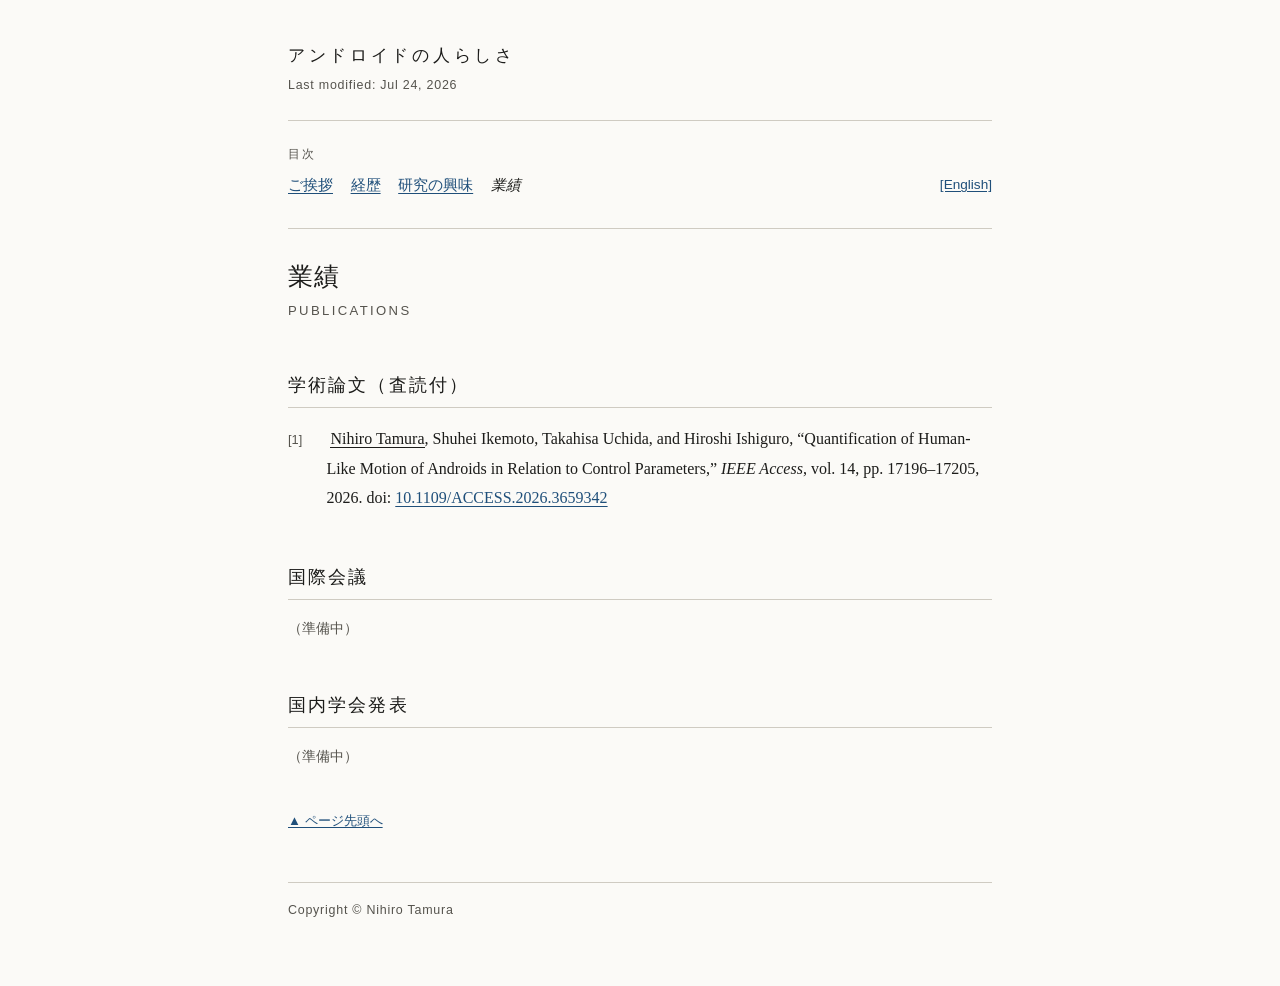
<file: papers.html>
<!DOCTYPE html>
<html lang="ja">
<head>
<meta charset="utf-8">
<meta name="viewport" content="width=device-width, initial-scale=1">
<meta name="author" content="田村 仁浩">
<meta name="description" content="田村仁浩の論文、学会発表の一覧。">
<meta name="keywords" content="田村仁浩, 論文, IEEE Access, アンドロイド">
<title>アンドロイドの人らしさ : 業績 — 田村 仁浩</title>
<link rel="stylesheet" href="style.css">
</head>
<body id="top">
<div class="wrap">

<header>
  <p class="sitetitle"><a href="index.html">アンドロイドの人らしさ</a></p>
  <p class="modified">Last modified: Jul 24, 2026</p>
</header>

<hr>

<nav>
  <span class="navlabel">目次</span>
  <ul>
    <li><a href="index.html">ご挨拶</a></li>
    <li><a href="cv.html">経歴</a></li>
    <li><a href="interest.html">研究の興味</a></li>
    <li><span class="here">業績</span></li>
    <li class="lang"><a href="papers_en.html">[English]</a></li>
  </ul>
</nav>

<hr>

<h1>業績<span class="romaji">PUBLICATIONS</span></h1>

<h2>学術論文（査読付）</h2>

<p class="pub">
  <span class="num">[1]</span>
  <span class="me">Nihiro Tamura</span>, Shuhei Ikemoto, Takahisa Uchida, and Hiroshi Ishiguro,
  &ldquo;Quantification of Human-Like Motion of Androids in Relation to Control Parameters,&rdquo;
  <span class="venue">IEEE Access</span>, vol. 14, pp. 17196&ndash;17205, 2026.
  doi:&nbsp;<a href="https://doi.org/10.1109/ACCESS.2026.3659342">10.1109/ACCESS.2026.3659342</a>
</p>

<h2>国際会議</h2>

<p class="note">（準備中）</p>

<h2>国内学会発表</h2>

<p class="note">（準備中）</p>

<p class="pagetop"><a href="#top">&#9650; ページ先頭へ</a></p>

<footer>
  Copyright &copy; Nihiro Tamura
</footer>

</div>
</body>
</html>
</file>
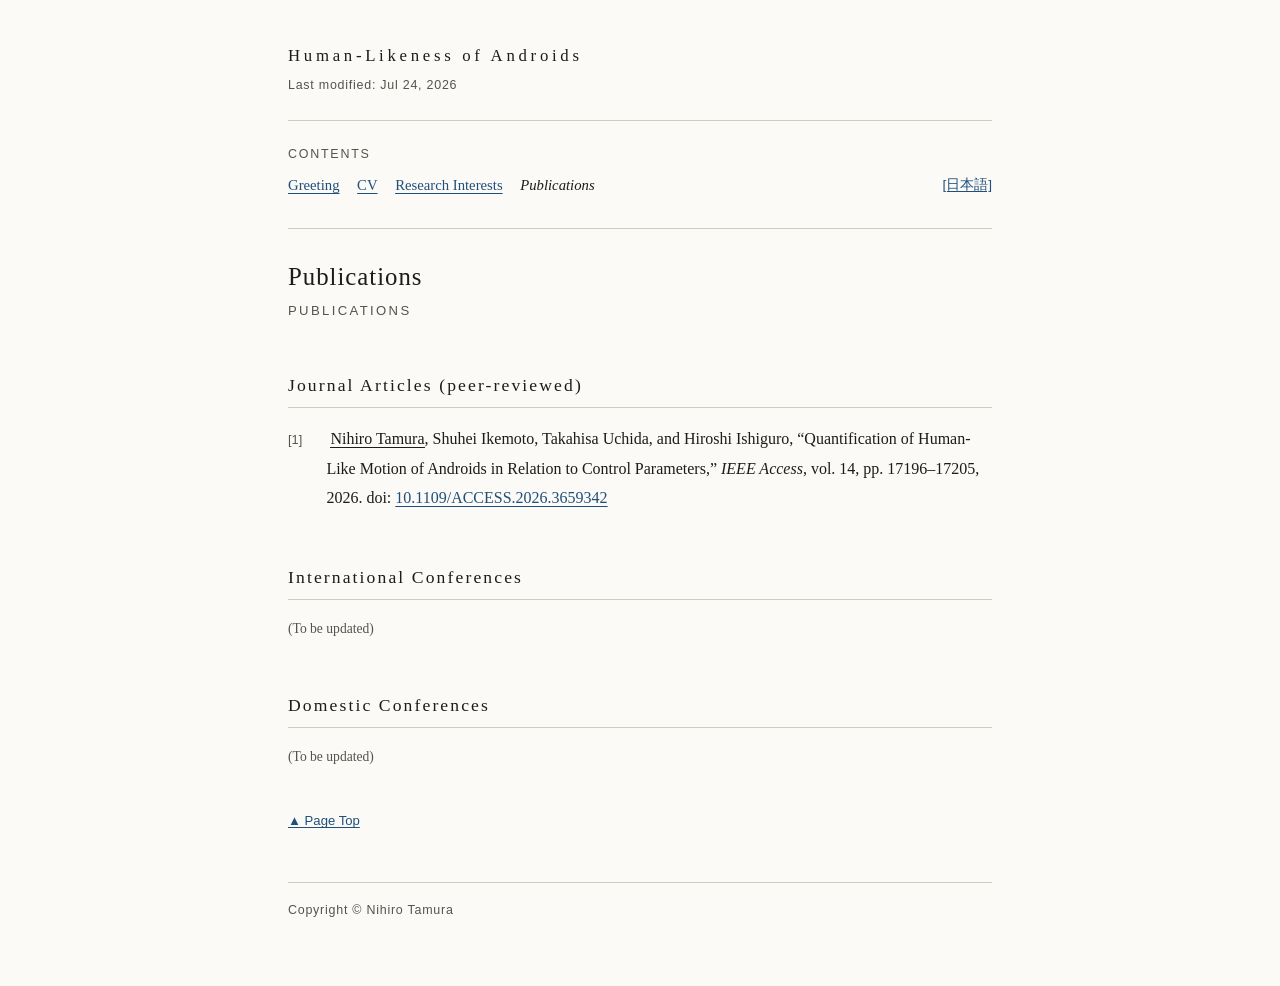
<file: papers_en.html>
<!DOCTYPE html>
<html lang="en">
<head>
<meta charset="utf-8">
<meta name="viewport" content="width=device-width, initial-scale=1">
<meta name="author" content="Nihiro Tamura">
<meta name="description" content="Publications of Nihiro Tamura.">
<meta name="keywords" content="Nihiro Tamura, publications, IEEE Access, android">
<title>Human-Likeness of Androids : Publications &mdash; Nihiro Tamura</title>
<link rel="stylesheet" href="style.css">
</head>
<body id="top">
<div class="wrap">

<header>
  <p class="sitetitle"><a href="index_en.html">Human-Likeness of Androids</a></p>
  <p class="modified">Last modified: Jul 24, 2026</p>
</header>

<hr>

<nav>
  <span class="navlabel">CONTENTS</span>
  <ul>
    <li><a href="index_en.html">Greeting</a></li>
    <li><a href="cv_en.html">CV</a></li>
    <li><a href="interest_en.html">Research Interests</a></li>
    <li><span class="here">Publications</span></li>
    <li class="lang"><a href="papers.html">[日本語]</a></li>
  </ul>
</nav>

<hr>

<h1>Publications<span class="romaji">PUBLICATIONS</span></h1>

<h2>Journal Articles (peer-reviewed)</h2>

<p class="pub">
  <span class="num">[1]</span>
  <span class="me">Nihiro Tamura</span>, Shuhei Ikemoto, Takahisa Uchida, and Hiroshi Ishiguro,
  &ldquo;Quantification of Human-Like Motion of Androids in Relation to Control Parameters,&rdquo;
  <span class="venue">IEEE Access</span>, vol. 14, pp. 17196&ndash;17205, 2026.
  doi:&nbsp;<a href="https://doi.org/10.1109/ACCESS.2026.3659342">10.1109/ACCESS.2026.3659342</a>
</p>

<h2>International Conferences</h2>

<p class="note">(To be updated)</p>

<h2>Domestic Conferences</h2>

<p class="note">(To be updated)</p>

<p class="pagetop"><a href="#top">&#9650; Page Top</a></p>

<footer>
  Copyright &copy; Nihiro Tamura
</footer>

</div>
</body>
</html>
</file>
<file: style.css>
@charset "utf-8";

:root {
  --ink: #1c1c1a;
  --ink-soft: #55534d;
  --rule: #cfcbc2;
  --paper: #fbfaf7;
  --link: #1f4f7a;
  --link-hover: #8a3324;
  --measure: 44rem;
}

* { box-sizing: border-box; }

html { -webkit-text-size-adjust: 100%; }

body {
  margin: 0;
  padding: 2.5rem 1.5rem 4rem;
  background: var(--paper);
  color: var(--ink);
  font-family: "Hiragino Mincho ProN", "Yu Mincho", "YuMincho", "Noto Serif JP", "Georgia", serif;
  font-size: 16px;
  line-height: 1.85;
}

.wrap {
  max-width: var(--measure);
  margin: 0 auto;
}

/* ---------- header ---------- */

.sitetitle {
  font-size: 1.05rem;
  font-weight: normal;
  letter-spacing: 0.22em;
  margin: 0 0 0.2rem;
}

.sitetitle a { color: var(--ink); text-decoration: none; }

.modified {
  font-size: 0.78rem;
  color: var(--ink-soft);
  letter-spacing: 0.06em;
  margin: 0 0 1.4rem;
  font-family: "Helvetica Neue", Arial, sans-serif;
}

hr {
  border: 0;
  border-top: 1px solid var(--rule);
  margin: 1.4rem 0;
}

/* ---------- navigation ---------- */

nav { margin: 1.2rem 0 1.4rem; }

nav .navlabel {
  font-size: 0.78rem;
  letter-spacing: 0.14em;
  color: var(--ink-soft);
  font-family: "Helvetica Neue", Arial, sans-serif;
  display: block;
  margin-bottom: 0.35rem;
}

nav ul {
  list-style: none;
  margin: 0;
  padding: 0;
  display: flex;
  flex-wrap: wrap;
  gap: 0.35rem 1.1rem;
  font-size: 0.92rem;
}

nav li::before { content: none; }

nav a { color: var(--link); }

nav .here { color: var(--ink); font-style: italic; }

nav .lang { margin-left: auto; font-family: "Helvetica Neue", Arial, sans-serif; font-size: 0.85rem; }

/* ---------- typography ---------- */

h1 {
  font-size: 1.55rem;
  font-weight: normal;
  letter-spacing: 0.04em;
  line-height: 1.5;
  margin: 1.8rem 0 1rem;
}

h1 .romaji {
  display: block;
  font-family: "Helvetica Neue", Arial, sans-serif;
  font-size: 0.82rem;
  letter-spacing: 0.18em;
  color: var(--ink-soft);
  margin-top: 0.4rem;
}

h2 {
  font-size: 1.1rem;
  font-weight: normal;
  letter-spacing: 0.12em;
  margin: 3rem 0 1rem;
  padding-bottom: 0.35rem;
  border-bottom: 1px solid var(--rule);
}

h3 {
  font-size: 0.98rem;
  font-weight: normal;
  letter-spacing: 0.08em;
  color: var(--ink-soft);
  margin: 2rem 0 0.6rem;
}

p { margin: 0 0 1.1rem; }

a { color: var(--link); text-decoration: underline; text-underline-offset: 0.18em; }
a:hover { color: var(--link-hover); }
a:focus-visible { outline: 2px solid var(--link-hover); outline-offset: 2px; }

ul { padding-left: 1.2em; }
li { margin-bottom: 0.4rem; }

.lead { color: var(--ink-soft); }

.download {
  display: inline-block;
  margin: 0.2rem 0 1.1rem;
  padding: 0.35rem 0.9rem;
  border: 1px solid var(--rule);
  font-family: "Helvetica Neue", Arial, sans-serif;
  font-size: 0.82rem;
  letter-spacing: 0.08em;
  text-decoration: none;
  color: var(--link);
}
.download:hover { border-color: var(--link-hover); color: var(--link-hover); }

.note {
  font-size: 0.85rem;
  color: var(--ink-soft);
}

/* ---------- portrait ---------- */

.portrait {
  float: right;
  width: 150px;
  margin: 0.3rem 0 1.2rem 1.6rem;
}

.portrait img {
  width: 100%;
  height: auto;
  display: block;
  border: 1px solid var(--rule);
}

.portrait figcaption {
  font-size: 0.72rem;
  color: var(--ink-soft);
  letter-spacing: 0.06em;
  margin-top: 0.4rem;
  font-family: "Helvetica Neue", Arial, sans-serif;
}

/* ---------- record list (signature element) ---------- */

.record {
  margin: 0 0 1.5rem;
  border-left: 1px solid var(--rule);
  padding-left: 1.4rem;
}

.record dt {
  font-family: "Helvetica Neue", Arial, sans-serif;
  font-size: 0.78rem;
  letter-spacing: 0.1em;
  color: var(--ink-soft);
  margin-top: 1.1rem;
  position: relative;
}

.record dt::before {
  content: "";
  position: absolute;
  left: -1.4rem;
  top: 0.62em;
  width: 0.7rem;
  border-top: 1px solid var(--rule);
}

.record dt:first-child { margin-top: 0; }

.record dd {
  margin: 0.1rem 0 0;
  line-height: 1.7;
}

.record dd .sub {
  display: block;
  font-size: 0.88rem;
  color: var(--ink-soft);
}

.record dd.now {
  border-bottom: 2px solid var(--link-hover);
  display: inline-block;
  padding-bottom: 0.05rem;
}

/* ---------- publication entries ---------- */

.pub {
  margin: 0 0 1.6rem;
  padding-left: 2.4rem;
  text-indent: -2.4rem;
}

.pub .num {
  display: inline-block;
  width: 2.4rem;
  text-indent: 0;
  font-family: "Helvetica Neue", Arial, sans-serif;
  font-size: 0.8rem;
  color: var(--ink-soft);
}

.pub .title { }
.pub .venue { font-style: italic; }
.pub .me { border-bottom: 1px solid var(--ink); }

/* ---------- experience / project entries ---------- */

.entry {
  margin: 0 0 1.8rem;
  border-left: 1px solid var(--rule);
  padding-left: 1.4rem;
}

.entry-head {
  display: flex;
  justify-content: space-between;
  align-items: baseline;
  gap: 0.6rem 1.2rem;
  flex-wrap: wrap;
}

.entry-role { font-size: 1.02rem; letter-spacing: 0.02em; }

.entry-date {
  font-family: "Helvetica Neue", Arial, sans-serif;
  font-size: 0.78rem;
  letter-spacing: 0.08em;
  color: var(--ink-soft);
  white-space: nowrap;
}

.entry-org {
  font-size: 0.9rem;
  color: var(--ink-soft);
  margin-top: 0.15rem;
}

.entry-tech {
  font-family: "Helvetica Neue", Arial, sans-serif;
  font-size: 0.8rem;
  letter-spacing: 0.03em;
  color: var(--ink-soft);
  margin-top: 0.2rem;
}

.entry-list {
  margin: 0.55rem 0 0;
  padding-left: 1.1em;
}

.entry-list li { margin-bottom: 0.32rem; line-height: 1.72; }
.entry-list li.lead { list-style: none; margin-left: -1.1em; }

/* ---------- skills ---------- */

.skills { list-style: none; padding: 0; margin: 0; }

.skills li {
  margin-bottom: 0.55rem;
  padding-left: 9em;
  text-indent: -9em;
  line-height: 1.7;
}

.skills .k {
  display: inline-block;
  width: 9em;
  text-indent: 0;
  font-family: "Helvetica Neue", Arial, sans-serif;
  font-size: 0.76rem;
  letter-spacing: 0.12em;
  color: var(--ink-soft);
  vertical-align: baseline;
}

@media (max-width: 620px) {
  .skills li { padding-left: 0; text-indent: 0; }
  .skills .k { display: block; width: auto; margin-bottom: 0.15rem; }
}

/* ---------- footer ---------- */

.pagetop {
  font-size: 0.82rem;
  font-family: "Helvetica Neue", Arial, sans-serif;
  margin: 2.5rem 0 0;
}

footer {
  margin-top: 3rem;
  padding-top: 1rem;
  border-top: 1px solid var(--rule);
  font-size: 0.78rem;
  color: var(--ink-soft);
  font-family: "Helvetica Neue", Arial, sans-serif;
  letter-spacing: 0.06em;
}

/* ---------- responsive ---------- */

@media (max-width: 620px) {
  body { padding: 1.8rem 1.1rem 3rem; font-size: 15px; }
  .portrait { float: none; width: 130px; margin: 0 0 1.2rem; }
  nav ul { gap: 0.3rem 0.9rem; }
  nav .lang { margin-left: 0; width: 100%; }
}

@media (prefers-reduced-motion: reduce) {
  * { animation: none !important; transition: none !important; }
}
</file>
